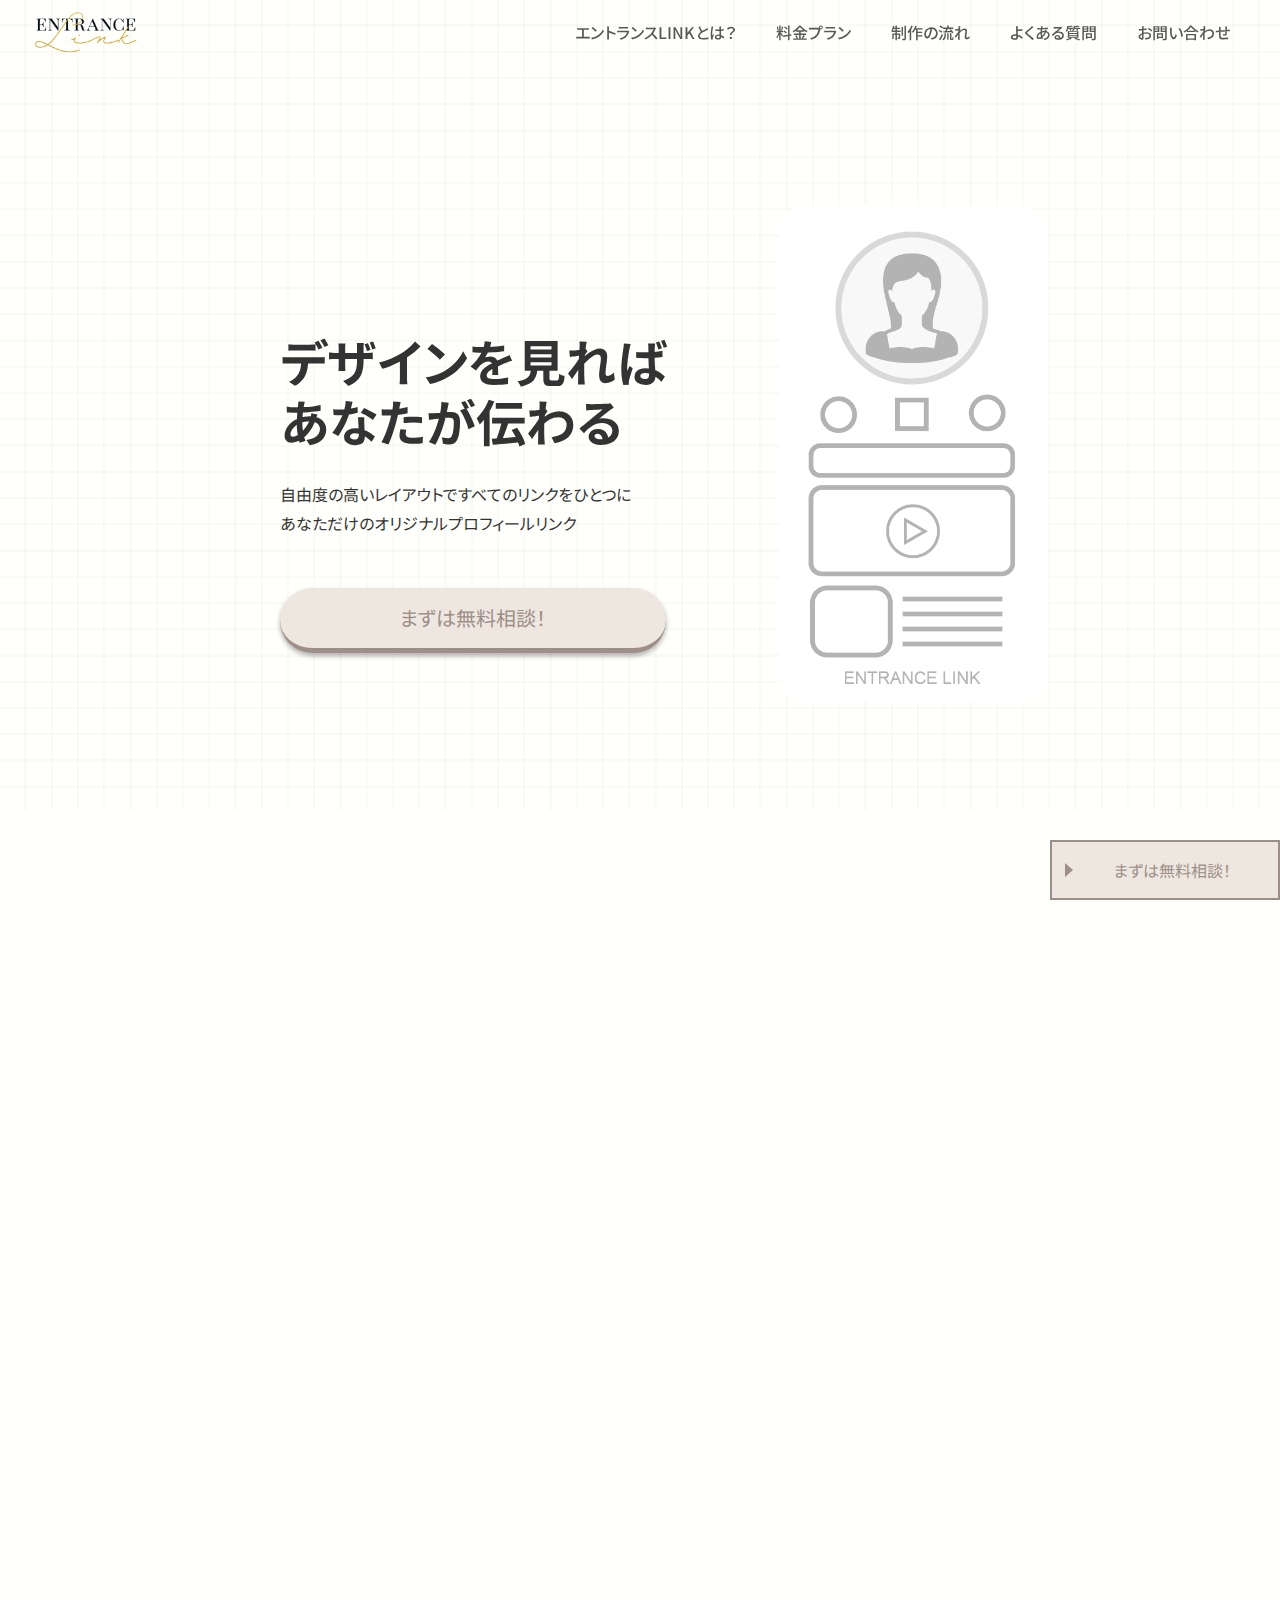
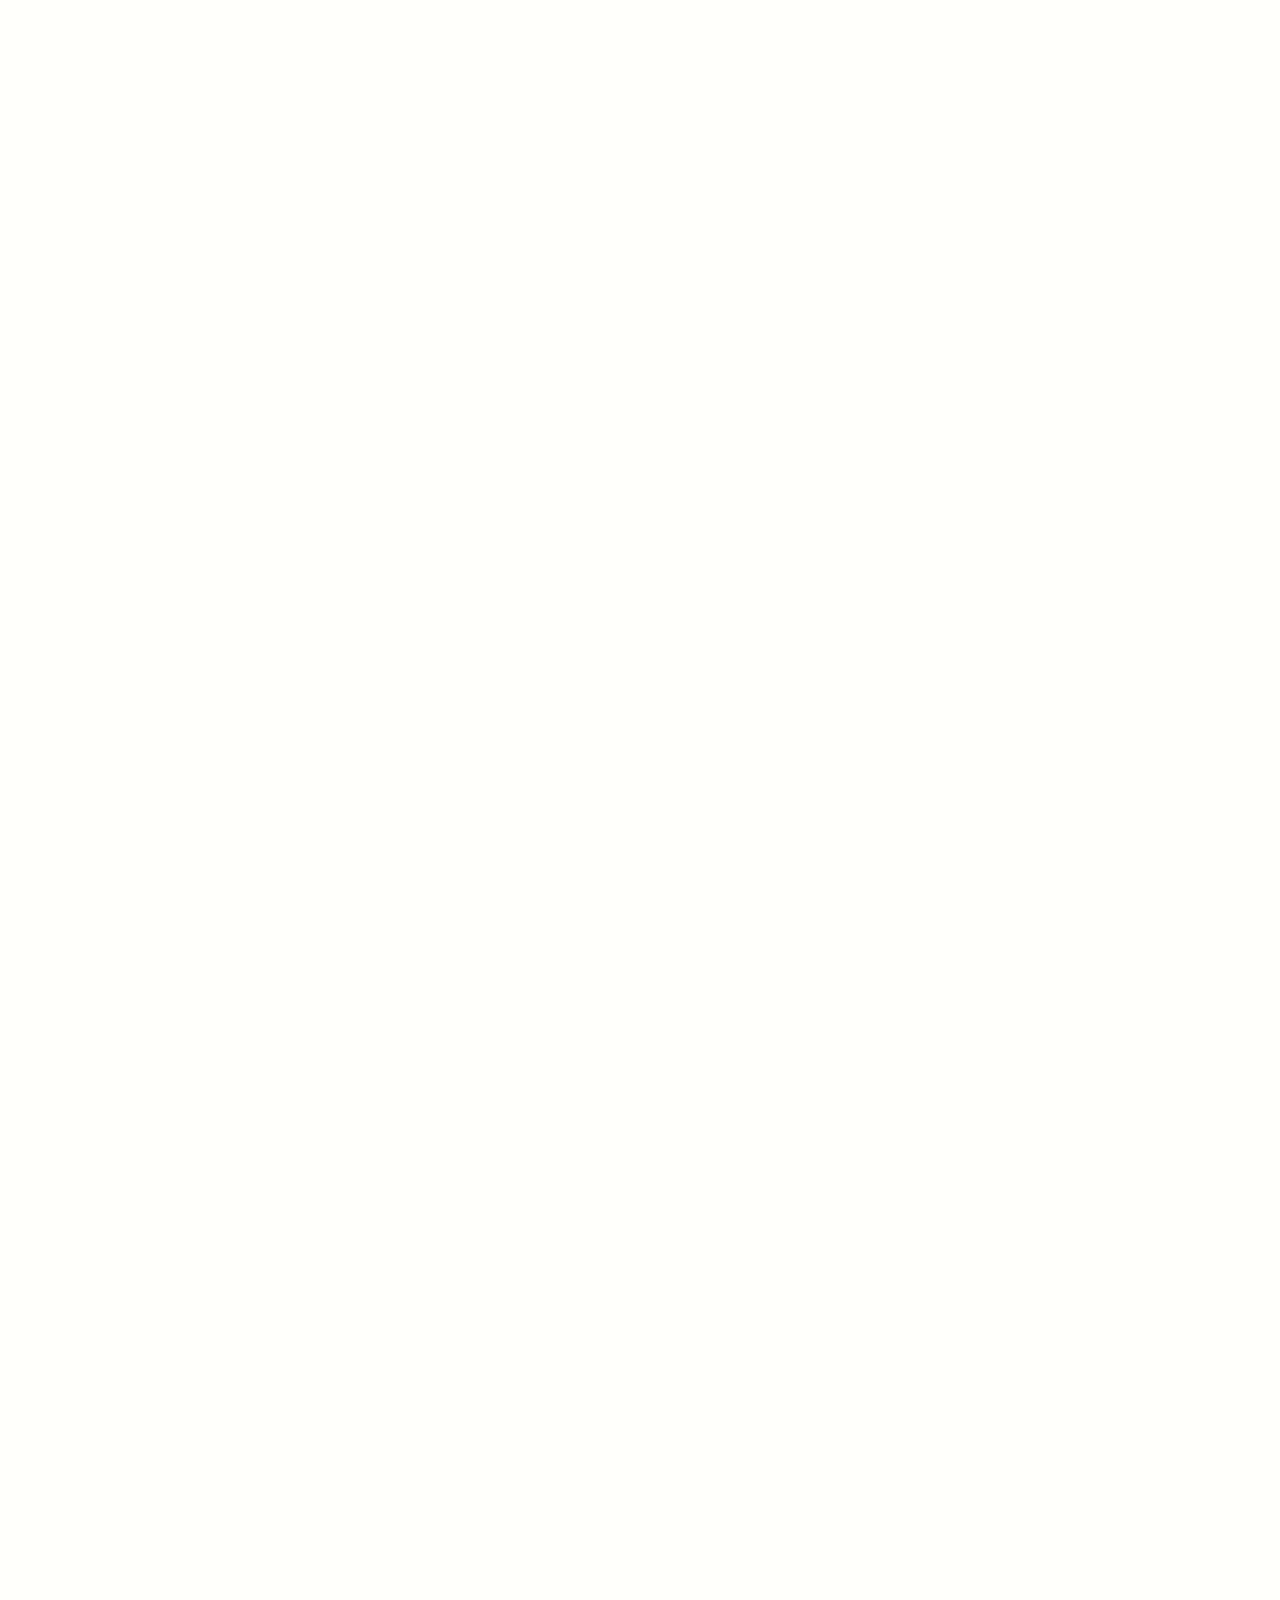
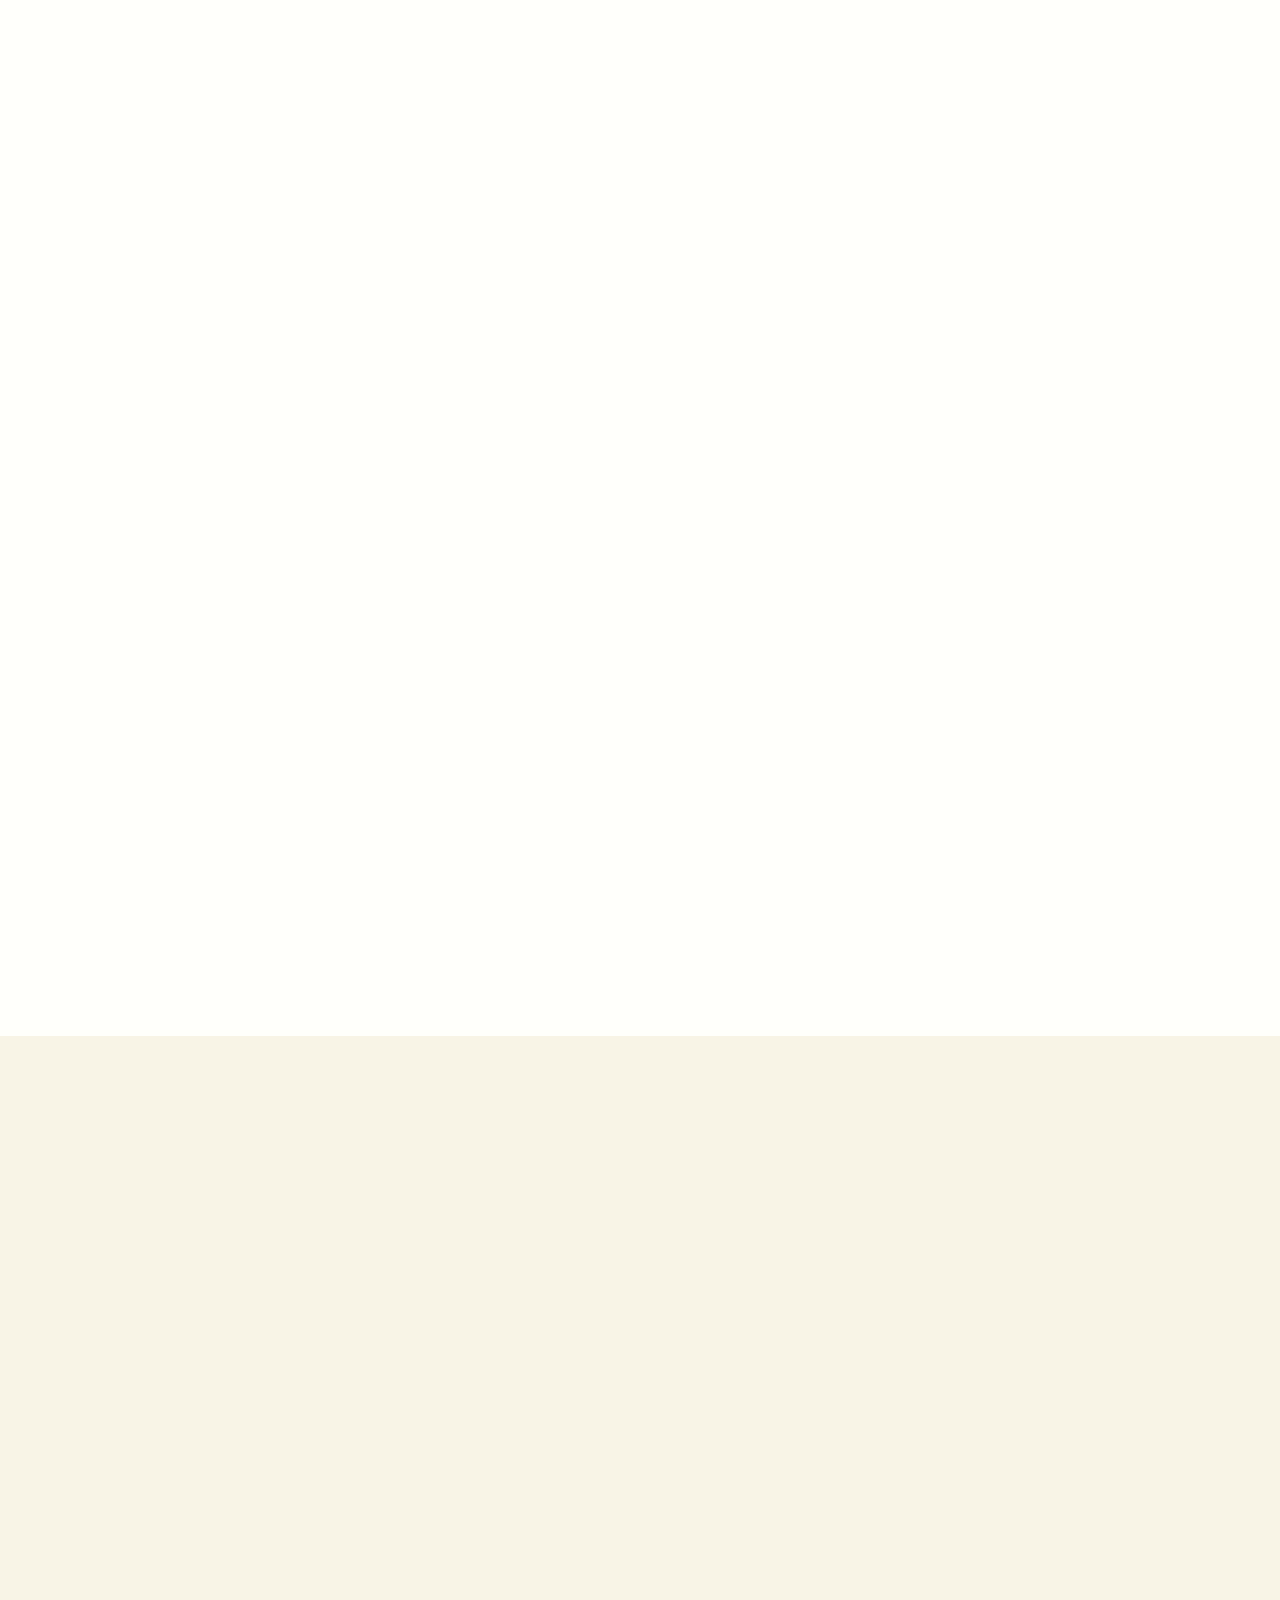
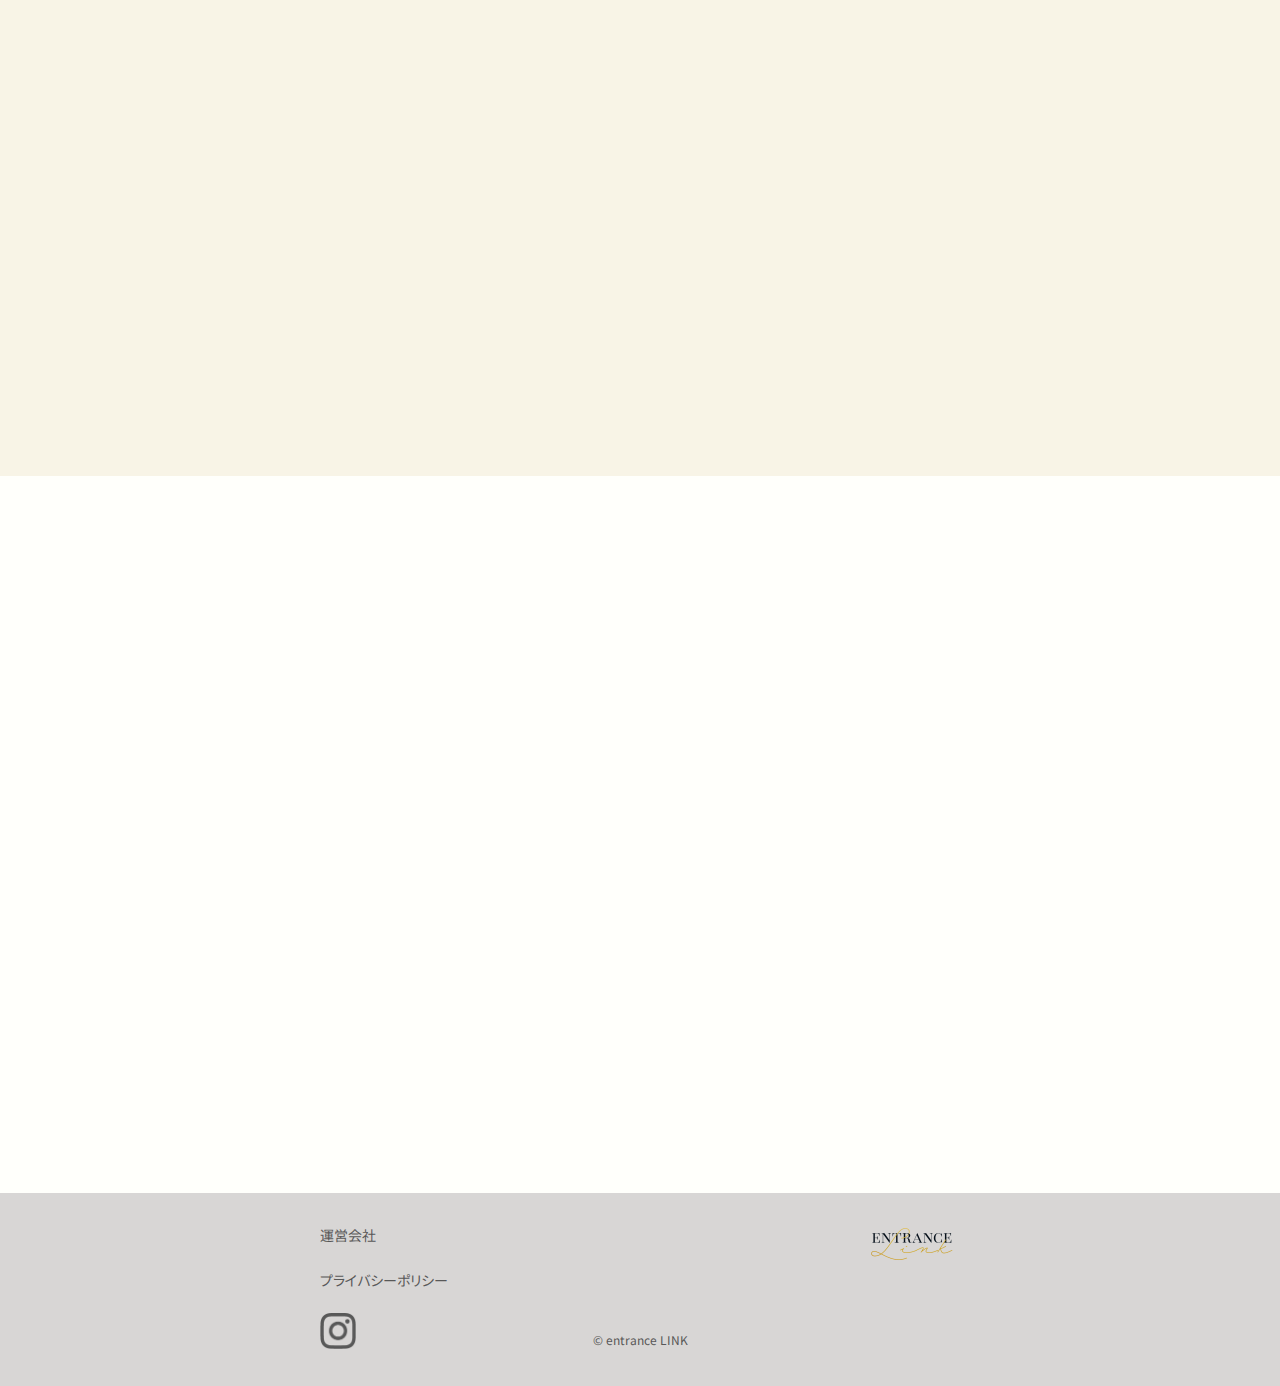
<file: index.html>
<!DOCTYPE html>
<html lang="ja">
<head>
    <meta charset="UTF-8">
    <meta http-equiv="X-UA-Compatible" content="IE=edge">
    <meta name="viewport" content="width=device-width, initial-scale=1, user-scalable=no">
    <meta name=”robots” content=”noindex , nofollow”>
    <title>Entrance Link</title>

    <!-- SEO -->
    <meta name="discription" content="エントランスLINKのホームページ">

    <!-- favicon -->
    <link rel="shortcut icon" href="images/favicon.png" type="image/x-icon">

    <!-- web font -->

    <!-- CSS -->
    <link rel="stylesheet" href="css/resset.css">
    <link rel="preconnect" href="https://fonts.googleapis.com">
    <link rel="preconnect" href="https://fonts.gstatic.com" crossorigin>
    <link href="https://fonts.googleapis.com/css2?family=Noto+Sans+JP:wght@300;400;700&display=swap" rel="stylesheet">
    <link rel="stylesheet" href="lib/slick/slick-theme.css">
    <link rel="stylesheet" href="lib/slick/slick.css">
    <link rel="stylesheet" media="screen and (max-width:479px)" href="css/style.css">
    <link rel="stylesheet" media="screen and (min-width:480px)" href="css/style2.css">
</head>
<body>
    <div class="wrap_original">
        <header>
            <div class="page-header-sp pc-non">
                <!-- hamburger(SP) -->
                <div class="hamburger pc-non">
                    <button type="button" class="btn-hamburger" aria-controls="gnav" aria-expanded="false">
                        <span class="btn-hamburger-line"></span>
                    </button>
                    <div id="gnav" class="header-nav" aria-hidden="true">
                        <nav class="global-nav">
                            <ul class="global-nav-list">
                                <li class="global-nav-item"><a class="global-nav-link" href="#about">エントランスLINKとは？</a></li>
                                <li class="global-nav-item"><a class="global-nav-link" href="#plan">料金プラン</a></li>
                                <li class="global-nav-item"><a class="global-nav-link" href="#step">制作の流れ</a></li>
                                <li class="global-nav-item"><a class="global-nav-link" href="#faq">よくある質問</a></li>
                                <li class="global-nav-item"><a class="global-nav-link" href="contact.html">お問い合わせ</a></li>
                            </ul>
                            <ul class="global-nav-list d-flex global-nav-img-link">
                                <li class="global-nav-item"><a class="global-nav-link" href="https://www.instagram.com/">
                                    <img src="images/insta_logo.png" alt="インスタロゴ" class="header-sns-logo" height="50">
                                </a></li>
                                <li class="global-nav-item"><a class="global-nav-link" href="index.html">
                                    <img src="images/logo.png" alt="エントランスリンクのロゴ" height="50" class="hamburger-in-logo">
                                </a></li>
                            </ul> <!-- /.global-nav-list -->
                        </nav> <!-- /.global-nav -->
                    </div>
                </div> 
                <div class="header-logo pc-non">
                    <a class="header-logo-link" href="index.html">
                        <img class="header-logo-img" src="images/logo.png" alt="エントランスLinkのロゴ" height="50">
                    </a>
                </div><!-- /.header-logo -->
            </div>
            <div class="page-header-pc sp-non">
                <!-- PC用のナビゲーション -->
                <nav class="g-nav sp-non">
                    <ul class="nav-list d-flex">
                        <li><a href="index.html#about">エントランスLINKとは？</a></li>
                        <li><a href="index.html#plan">料金プラン</a></li>
                        <li><a href="index.html#step">制作の流れ</a></li>
                        <li><a href="index.html#faq">よくある質問</a></li>
                        <li><a href="contact.html">お問い合わせ</a></li>
                    </ul>
                </nav>
            </div>
            <div class="top-logo d-flex sp-non">
                <a href="index.html">
                    <img src="images/logo.png" height="50" alt="エントランスリンクロゴ" class="sp-non">
                </a>
            </div>
        </header>
        <main id="main">
            <div class="bg_pattern Paper_v2"></div><!-- /.bg_pattern .Paper_v2 -->
            <div class="mv-layout">
                <div class="main-copy">
                    <h1 class="main-copy-title">デザインを見れば<br>あなたが伝わる</h1>
                    <div class="main-copy-text col">
                        <p>自由度の高いレイアウトですべてのリンクをひとつに<br>あなただけのオリジナルプロフィールリンク</p>
                    </div><!-- main-copy-text -->
                    <!-- PC用mvお問い合わせbtn -->
                    <div class="sp-non">
                        <a href="contact.html" class="contact-btn btn-color btn-radius">まずは無料相談！</a>
                    </div><!-- sp-non -->
                </div><!--main-copy-->
                <div class="mv">
                    <div class="border-changed mv-slide">
                        <img class="mv-image active" src="images/woman_link.png">
                        <img class="mv-image" src="images/magician_link.png">
                        <img class="mv-image" src="images/girl_link.png">
                        <img class="mv-image" src="images/man_link.png">
                        <img class="mv-image" src="images/chef_link.png">
                    </div><!-- border-changed -->
                </div><!-- mv -->
            </div>
            <div id="about" class="about element">
                <div class="about-item01 col wave">
                    <canvas id="waveCanvas"></canvas>
                    <div class="about-item01-text">
                        <p>プロフィールリンクはあなたのビジネスの玄関口<br>ブランディングしたオーダーメイドのページは<br>あなたの印象とマッチしており見た人の記憶に残ります<br>必要な情報まで最短でアクセスできるよう<br>ビジネスに合った導線を確保することで<br>プロフィールリンクはあなたとお客様を繋げる架け橋になるでしょう</p>
                    </div>
                    <div class="about-item01-sample about-slider">
                        <a class="sample-item slide-item" href="https://entrancel.com/a1/hitotsubo/">
                            <img src="images/sample01.png" alt="作成サンプル1">
                        </a>
                        <a class="sample-item slide-item" href="https://entrancel.com/a1/matsumoto_hiroko/">
                            <img src="images/sample02.png" alt="作成サンプル2">
                        </a>
                        <a class="sample-item slide-item" href="https://entrancel.com/a1/withcreation/">
                            <img src="images/sample03.png" alt="作成サンプル3">
                        </a>
                        <a class="sample-item slide-item" href="https://entrancel.com/a1/rietdesign/">
                            <img src="images/sample04.png" alt="作成サンプル4">
                        </a>
                        <a class="sample-item slide-item" href="https://entrancel.com/a1/kuruweb/">
                            <img src="images/sample05.png" alt="作成サンプル5">
                        </a>
                    </div>
                    <canvas id="waveCanvas2"></canvas>
                </div><!-- /about-item01 -->
                <div class="about-item02">
                    <div class="container about02-cat element">
                        <div class="title heading-primary">
                            <h1>専属デザイナーが<br>あなたらしさを表現</h1>
                        </div><!-- /.about-item02-title -->
                        <div class="fade">
                            <div class="scroll-up01">
                                <p class="comment-scroll01">自由な<br>メインビジュアル</p>
                            </div><!-- /.scroll-fade -->
                            <div class="scroll-up02">
                                <p class="comment-scroll02">経歴やプロフィール</p>
                            </div><!-- /.scroll-fade -->
                            <div class="scroll-up03">
                                <p class="comment-scroll03">複数のSNSを<br>好きなだけ、好きな順番で<br>アクセスしやすい導線を設計</p>
                            </div><!-- /.scroll-fade -->
                        </div><!-- /.fade -->
                        <div class="sp-img">
                            <img src="images/about_sp.png" alt="スマホのイラスト">
                        </div>
                    </div>
                </div><!-- /about-item02 -->
            </div><!-- /about -->
            <div id="plan" class="container element">
                <div class="title heading-primary">
                    <h1>用途にあわせた<br>３つの料金プラン</h1>
                </div><!-- title heading-primary -->
                <p class="plan-tax"><small>※価格は全て税込表示です。</small></p>
                    <div class="slider">
                        <div class="slide-item">
                            <div class="line-blue">
                                <div class="txt-box">
                                    <h2 class="item-title item-title-pc"><img class="item-icon" src="images/crown-icon.png"><span>オーダーメイド</span></h2>
                                    <p class="item-txt">担当者があなた専用のページデザインを一緒にお考えします。&emsp;ビジネスカラーを引き出せるおすすめプランです。</p>
                                </div><!-- /.txt-box -->
                                <div class="price-box">
                                    <p class="price-title price-title-pc">PRICE</p>
                                    <p class="price price-pc">&yen;50,000-</p>
                                    <div class="price-list price-list-pc">
                                        <ul>
                                            <li class="price-list-item price-list-item-pc">
                                                <p class="price-list-item-title price-list-item-title-pc">月額費用なし</p>
                                                <div class="price-list-item-maru price-list-item-maru-pc"></div>
                                            </li>
                                            <li class="price-list-item price-list-item-pc">
                                                <p class="price-list-item-title price-list-item-title-pc">サーバー不要</p>
                                                <div class="price-list-item-maru price-list-item-maru-pc"></div>
                                            </li>
                                            <li class="price-list-item price-list-item-pc">
                                                <p class="price-list-item-title price-list-item-title-pc">専属クリエイター</p>
                                                <div class="price-list-item-maru price-list-item-maru-pc"></div>
                                            </li>
                                            <li class="price-list-item price-list-item-pc">
                                                <p class="price-list-item-title price-list-item-title-pc">似合わせデザイン</p>
                                                <div class="price-list-item-maru price-list-item-maru-pc"></div>
                                            </li>
                                            <li class="price-list-item price-list-item-pc">
                                                <p class="price-list-item-title price-list-item-title-pc">QRコード</p>
                                                <div class="price-list-item-maru price-list-item-maru-pc"></div>
                                            </li>
                                        </ul>
                                    </div><!-- price-list -->
                                </div><!-- /.price-box -->
                            </div>
                        </div><!-- /.slide-item -->
                        <div class="slide-item">
                            <div class="line-purple">
                                    <div class="txt-box">
                                        <h2 class="item-title"><img class="item-icon" src="images/star-icon.png"><span>セミオーダー</span></h2>
                                        <p class="item-txt semi-txt">テンプレートをベースにメインビジュアルと色味をお選び頂けるプランです。<br><br></p>
                                    </div><!-- /.txt-box -->
                                    <div class="price-box semi-box">
                                        <p class="price-title">PRICE</p>
                                        <p class="price">&yen;20,000-</p>
                                        <div class="price-list">
                                            <ul>
                                                <li class="price-list-item">
                                                    <p class="price-list-item-title">月額費用なし</p>
                                                    <div class="price-list-item-maru"></div>
                                                </li>
                                                <li class="price-list-item">
                                                    <p class="price-list-item-title">サーバー不要</p>
                                                    <div class="price-list-item-maru"></div>
                                                </li>
                                                <li class="price-list-item">
                                                    <p class="price-list-item-title">専属クリエイター</p>
                                                    <div class="price-list-item-maru"></div>
                                                </li>
                                                <li class="price-list-item">
                                                    <p class="price-list-item-title">似合わせデザイン</p>
                                                    <div class="price-list-item-batu">
                                                        <img src="images/batu.png" alt="×アイコン">
                                                    </div>
                                                </li>
                                                <li class="price-list-item">
                                                    <p class="price-list-item-title">QRコード</p>
                                                    <div class="price-list-item-batu">
                                                        <img src="images/batu.png" alt="×アイコン">
                                                    </div>
                                                </li>
                                            </ul>
                                        </div><!-- price-list -->
                                    </div><!-- /.price-box -->
                            </div><!-- line-purple -->
                        </div><!-- /.slide-item -->
                        <div class="slide-item">
                            <div class="line-green">
                                    <div class="txt-box">
                                        <h2 class="item-title"><img class="item-icon" src="images/star-icon.png"><span>テンプレート</span></h2>
                                        <p class="item-txt">テンプレートをベースに色味だけお選び頂けるプランです。<br><br><br class="br-none-sp br-none-pc"></p>
                                    </div><!-- /.txt-box -->
                                    <div class="price-box">
                                        <p class="price-title">PRICE</p>
                                        <p class="price">&yen;9,800-</p>
                                        <div class="price-list">
                                            <ul>
                                                <li class="price-list-item">
                                                    <p class="price-list-item-title">月額費用なし</p>
                                                    <div class="price-list-item-maru"></div>
                                                </li>
                                                <li class="price-list-item">
                                                    <p class="price-list-item-title">サーバー不要</p>
                                                    <div class="price-list-item-maru"></div>
                                                </li>
                                                <li class="price-list-item">
                                                    <p class="price-list-item-title">専属クリエイター</p>
                                                    <div class="price-list-item-batu">
                                                        <img src="images/batu.png" alt="×アイコン">
                                                    </div>
                                                </li>
                                                <li class="price-list-item">
                                                    <p class="price-list-item-title">似合わせデザイン</p>
                                                    <div class="price-list-item-batu">
                                                        <img src="images/batu.png" alt="×アイコン">
                                                    </div>
                                                </li>
                                                <li class="price-list-item">
                                                    <p class="price-list-item-title">QRコード</p>
                                                    <div class="price-list-item-batu">
                                                        <img src="images/batu.png" alt="×アイコン">
                                                    </div>
                                                </li>
                                            </ul>
                                        </div><!-- price-list -->
                                    </div><!-- /.price-box -->
                            </div><!-- line-purple -->
                        </div><!-- /.slide-item -->
                    </div><!-- /.slider -->
            </div><!-- /plan -->
            <div id="step">
                <div class="container element">
                    <h1 class="title heading-primary">制作の流れ</h1>
                    <!--STEPの矢印全体-->
                    <div class="step-area">
                        <div class="head-area">
                            <div class="step-arrow01">
                                <h1 class="step-num01">STEP1</h1>
                            </div><!-- step-arrow -->
                            <div class="step-arrow02">
                                <h1 class="step-num02">STEP2</h1>
                            </div><!-- step-arrow -->
                            <div class="step-arrow03">
                                <h1 class="step-num03">STEP3</h1>
                            </div><!-- step-arrow -->
                            <div class="triangle"></div>
                        </div><!-- head-area -->
                        <div class="text-area">
                            <div class="text-box1">
                                <h2 class="step-txt-title">お問い合わせ</h2>
                                <p>お問い合わせフォーム、又はエントランスLINK公式LINEをお友達追加して頂き、ご不明点やご要望をお聞かせ下さい。&emsp;担当者より折り返しご連絡致します。</p>
                                <!-----Lineのボタン----->
                                <div class="Contact_button">
                                    <a href="contact.html">
                                        <span class="btn btn--color btn--icon">お問い合わせ</span>
                                    </a>
                                </div>
                            </div><!-- /text-box1 -->
                            <div class="text-box2">
                                <h2 class="step-txt-title">ミーティング</h2>
                                <p>ミーティングで担当者があなたの希望を伺います。イメージを膨らませ、ご自身のブランディングに合った文章とデザインを考えましょう。
                                </p>
                            </div><!-- /text-box2 -->
                            <div class="text-box3">
                                <h2 class="step-txt-title">完成</h2>
                                <p>専属デザイナーが作成した完成物を確認して頂きます。URLリンクと、「納品後の注意と利用マニュアル」をお渡しします。</p>
                            </div><!-- /text-box3 -->
                        </div><!-- text-area -->
                    </div><!-- /.step-area -->
                </div>
            </div><!-- /step -->
            <div id="faq">
                <div class="faqgroup container element">
                    <div class="title heading-primary">
                        <h1>よくある質問</h1>
                    </div><!-- title heading-primary -->
                        <ul class="accordion-area">
                        <li>
                            <section>
                                <div class="faq-title">ホームページとの違いは？</div>
                                <div class="box">
                                    <p>ホームページはたしかにブランディングされたものでしょう。
                                    <br class="none320">
                                    しかし、「流入経路」を&quot;Googleなどからの訪問と仮定して作成されたホームページ&quot;の場合、SNSからのお客様にとってはふさわしくない導線となってしまう場合も多いのです。
                                    <br>
                                    即知りたいことに直接アクセスできるように、導線を設計できるのがエントランスLINKの大きな特徴です。 </p>
                                </div>
                            </section>
                        </li>
                            <li>
                                <section>
                                    <div class="faq-title">無料類似サービスでよくない？</div>
                                    <div class="box">
                                        <p>一般的なプロフィールリンクのサービスと大きく違う部分は、「それぞれのビジネスに合った導線を確保」できること。
                                        <br>
                                        プロフィールリンクのサービスに合わせて作るのではなく、あなたのビジネスに合わせたリンクを作るのがエントランスLINKです。
                                        </p>
                                    </div>
                                </section>
                            </li>
                            <li>
                                <section>
                                    <div class="faq-title">プランの違いは？</div>
                                    <div class="box">
                                        <p>似合わせデザインを専属クリエイターが提案するのは、オーダーメイドプランだけです。
                                        <br>
                                        テンプレートプランは色味、セミオーダープランは色味とメインビジュアルを変えられますが、ビジネスカラーを最大限引き出したい方にはオーダーメイドプランがおすすめです。
                                    </div>
                                </section>
                            </li>
                            <li>
                                <section>
                                    <div class="faq-title">アフターサービスは？</div>
                                    <div class="box">
                                        <p>作成後、再編集希望箇所があれば追加料金5,000円で編集致します。
                                    </div>
                                </section>
                            </li>
                        </ul>
                </div>
            </div><!-- /faq -->
        </main>
        <footer>
            <div class="d-flex footer-contents">
                <ul class="link">
                    <!--運営会社-->
                    <li class="company"><a href="https://kuru.design/" target="_blank">運営会社</a></li>
                    <!--プライバシーポリシー-->
                    <li class="policy"><a href="https://kuru.design/privacypolicy/" target="_blank">プライバシーポリシー</a></li>
                    <!--Instagram-->
                    <li class="instagram"><a href="https://www.instagram.com/" target="_blank"><img src="images/insta_logo.png" alt="インスタグラムのロゴ"></a></li>
                </ul>
                <ul class="site_top">
                    <!--サイトトップへ戻る-->
                    <li><a href="#"><img src="images/logo.png" height="40">
                    </a></li>
                </ul>
            </div>
            <!--コピーライト-->
            <p class="copyright">&copy; entrance LINK</p>
        </footer><!-- /footer -->
    </div><!-- wrap_original -->
    <div class="fixed-btn-sp pc-non">
        <a href="contact.html" class="fixed-btn01">まずは無料相談！</a>
    </div>
    <div class="fixed-btn-pc sp-non">
        <a href="contact.html" class="fixed-btn01">まずは無料相談！</a>
    </div>


    <script src="js/jquery-3.6.0.min.js"></script>
    <script src="lib/slick/slick.min.js"></script>
    <script src="js/common.js"></script>

</body>
</html>
</file>
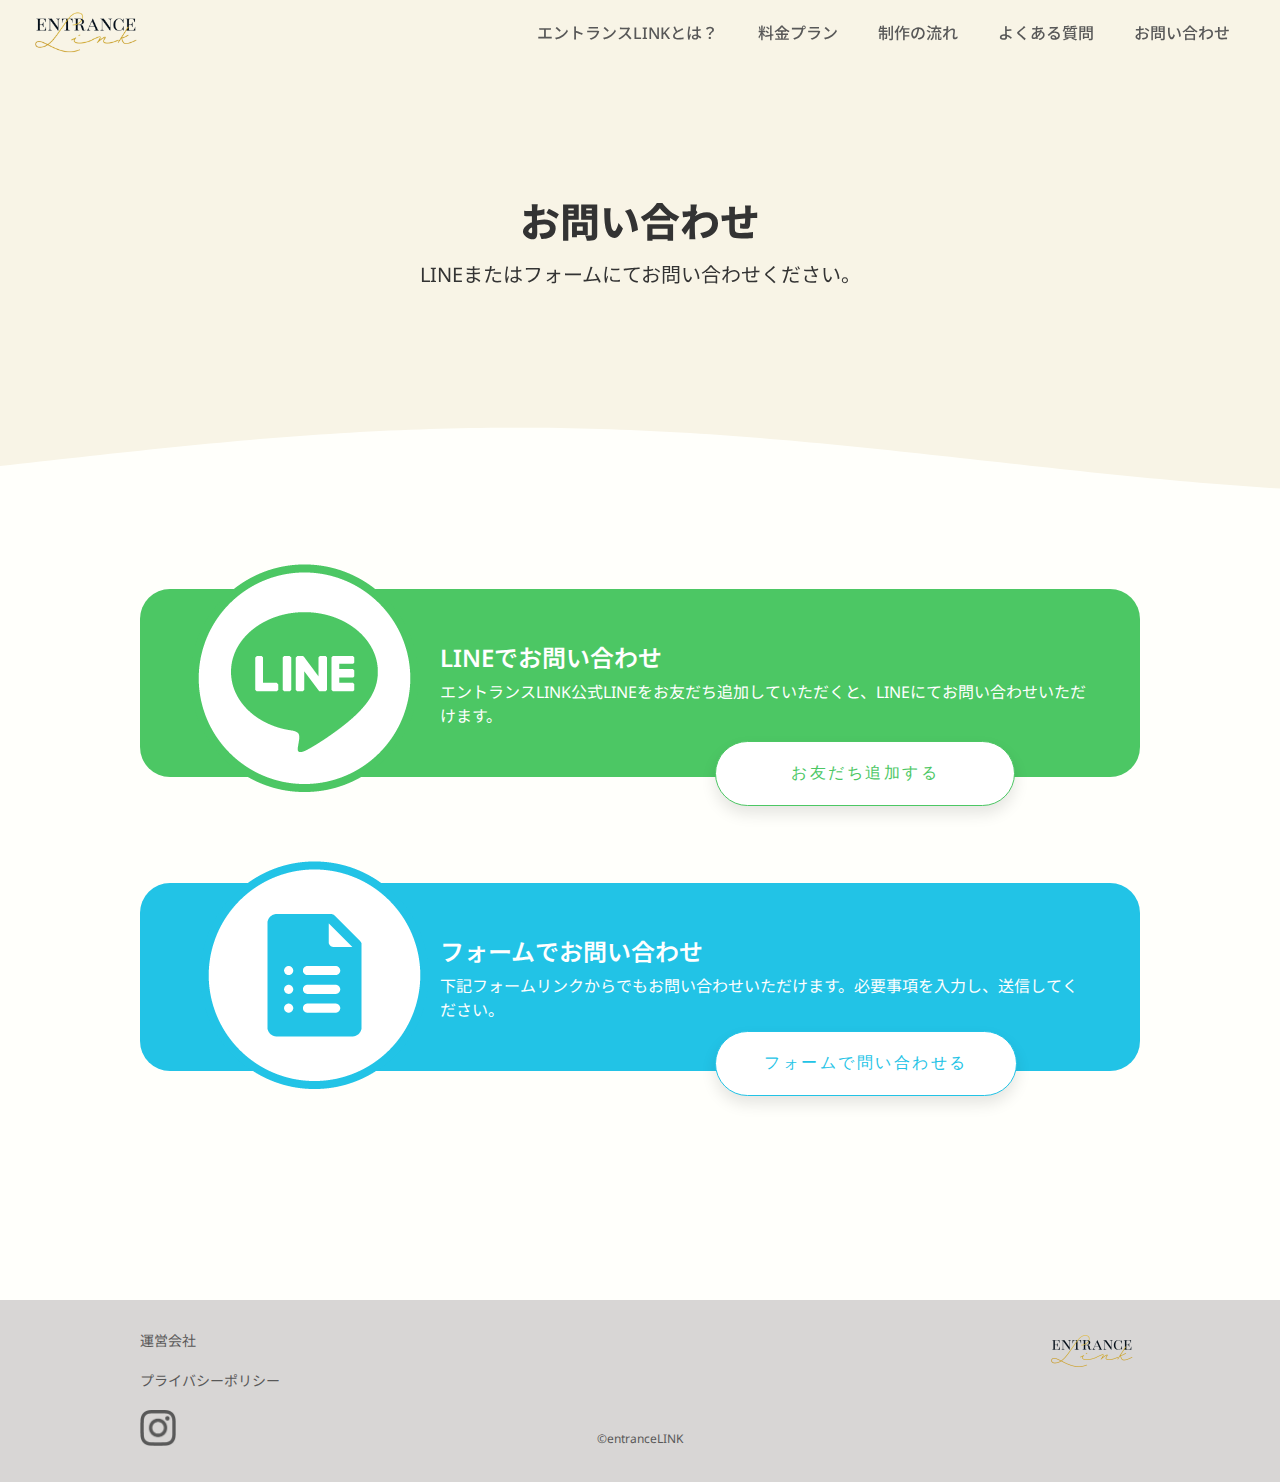
<file: contact.html>
<!DOCTYPE html>
<html lang="ja">
<head>
    <meta charset="UTF-8">
    <meta name="viewport" content="width=device-width, initial-scale=1.0">
    <title>お問い合わせ</title>
    <!-- favicon -->
    <link rel="shortcut icon" href="images/favicon.png" type="image/x-icon">
    <!-- font-family -->
    <link rel="preconnect" href="https://fonts.googleapis.com">
    <link rel="preconnect" href="https://fonts.gstatic.com" crossorigin>
    <link href="https://fonts.googleapis.com/css2?family=Noto+Sans+JP:wght@300;400;500&family=Noto+Sans:wght@200;300&display=swap" rel="stylesheet">
    <!-- css -->
    <link rel="stylesheet" href="css/resset.css">
    <link rel="stylesheet" href="css/contact.css" media="(min-width: 480px)">
    <link rel="stylesheet" href="css/contact_sp.css" media="(max-width: 479px)">
</head>
<body>
    <header>
        <div class="page-header">
            <nav class="g-nav">
                <ul class="nav-list d-flex">
                    <li><a href="index.html#about">エントランスLINKとは？</a></li>
                    <li><a href="index.html#plan">料金プラン</a></li>
                    <li><a href="index.html#step">制作の流れ</a></li>
                    <li><a href="index.html#faq">よくある質問</a></li>
                    <li><a href="#">お問い合わせ</a></li>
                </ul>
            </nav>
             <!-- hamburger -->
            <div class="hamburger">
                <button type="button" class="btn-hamburger" aria-controls="gnav" aria-expanded="false">
                <span class="btn-hamburger-line"></span>
                </button>
                <div id="gnav" class="header-nav" aria-hidden="true">
                    <nav class="global-nav">
                        <ul class="global-nav-list">
                            <li class="global-nav-item"><a class="global-nav-link" href="index.html#about">エントランスLINKとは？</a></li>
                            <li class="global-nav-item"><a class="global-nav-link" href="index.html#plan">料金プラン</a></li>
                            <li class="global-nav-item"><a class="global-nav-link" href="index.html#step">制作の流れ</a></li>
                            <li class="global-nav-item"><a class="global-nav-link" href="index.html#faq">よくある質問</a></li>
                            <li class="global-nav-item"><a class="global-nav-link" href="#">お問い合わせ</a></li>
                        </ul>
                        <ul class="global-nav-list d-flex global-nav-img-link">
                            <li class="global-nav-item"><a class="global-nav-link" href="https://instagram.com/entrance_link?igshid=YmMyMTA2M2Y=">
                                <img src="images/insta_logo.png" alt="インスタロゴ" class="header-sns-logo" height="50">
                            </a></li>
                            <li class="global-nav-item"><a class="global-nav-link" href="index.html">
                                <img src="images/logo.png" alt="エントランスリンクのロゴ" height="50" class="hamburger-in-logo">
                            </a></li>
                        </ul><!-- /.global-nav-list -->
                    </nav><!-- /.global-nav -->
                </div>
            </div> 
        </div>
    </header><!-- /header -->
    <main>
        <div class="ttl">
            <div class="top-logo d-flex">
                <a href="index.html">
                    <img src="images/logo.png" height="50" alt="エントランスリンクロゴ">
                </a>
            </div>
            <div class="wave">
                <canvas id="waveCanvas"></canvas>
            </div>
            <div class="main-ttl container">
                <h1 class="contact-ttl">お問い合わせ</h1>
                <p class="contact-txt">LINEまたはフォームにてお問い合わせください。</p>
            </div>
        </div>
        <div class="contact-section">
            <div class="line container">
                <div class="line-logo">
                    <img src="images/LINE_logo.png" alt="LINEのロゴ" class="logo_pc">
                    <img src="images/LINE_logo2.png" alt="LINEのロゴ" class="logo_sp">
                </div>
                 <div class="line-txt">
                    <h1>LINEでお問い合わせ</h1>
                    <p>エントランスLINK公式LINEをお友だち追加していただくと、LINEにてお問い合わせいただけます。</p>
                </div>
                <div class="btn d-flex">
                    <button onclick="location.href='https:\/\/line.me/R/ti/p/@753wlvex'" class="line-btn">お友だち追加する</button>
                </div>
            </div>
            <div class="form container">
                <div class="form-logo">
                    <img src="images/form_logo.png" alt="Googleformのロゴ">
                </div>
                <div class="form-txt">
                    <h1>フォームでお問い合わせ</h1>
                    <p>下記フォームリンクからでもお問い合わせいただけます。必要事項を入力し、送信してください。</p>
                </div>
                <div class="btn d-flex">
                    <button  onclick=location.href='https:\/\/www.google.com/intl/ja_jp/forms/about/' class="form-btn">フォームで問い合わせる</button>
                </div>
            </div>
        </div>
    </main><!-- /main -->
    <!-- 堀さん作成 -->
    <footer>
        <div class="container">
            <div class="d-flex footer-contents">
                <ul class="link">
                    <!--運営会社-->
                    <li class="company"><a href="https://kuru.design/">運営会社</a></li>
                    <!--プライバシーポリシー-->
                    <li class="policy"><a href="https://kuru.design/privacypolicy/">プライバシーポリシー</a></li>
                    <!--Instagram-->
                    <li class="instagram"><a href="https://instagram.com/entrance_link?igshid=YmMyMTA2M2Y=">
                        <img src="images/insta_logo.png" alt="insta_icon_SP"></a></li>
                </ul>
                <ul class="site_top">
                    <!--サイトトップへ戻る-->
                    <li><a href="#"><img src="images/logo.png" height="40"></a></li>
                </ul>
            </div>
            <!--コピーライト-->
        </div>
        <p class="copyright">&copy;entranceLINK</p>
    </footer><!-- /footer -->

<!-- aタグを囲んでたpタグを消しました -->
<!-- スペルミス（copylightからcopyright）に変更しました -->
<!-- footerのクラスのwwrapperを消してクラス名”container”を与えたdivで要素を囲みました -->
<!-- エントランスリンクのロゴの大きさをhtmlで指定しています。 -->

    <script src="js/jquery-3.6.0.min.js"></script>
    <script src="js/contact.js"></script>
</body>
</html>
</file>
<file: css/resset.css>
@charset "utf-8";
​
html, body, div, span, object, iframe,
h1, h2, h3, h4, h5, h6, p, blockquote, pre,
abbr, address, cite, code,
del, dfn, em, img, ins, kbd, q, samp,
small, strong, sub, sup, var,
b, i,
dl, dt, dd, ol, ul, li,
fieldset, form, label, legend,
table, caption, tbody, tfoot, thead, tr, th, td,
article, aside, canvas, details, figcaption, figure, 
footer, header, hgroup, menu, nav, section, summary,
time, mark, audio, video {
  margin:0;
  padding:0;
  border:0;
  outline:0;
  font-size:100%;
  font-weight: inherit;
  font-style: normal;
  vertical-align:baseline;
  background:transparent;
}
​
body,main,article,aside,details,figcaption,figure,
footer,header,hgroup,menu,nav,section {
  display:block;
}
​
ul,ol {
  list-style:none;
}
​
a {
  margin:0;
  padding:0;
  font-size:100%;
  vertical-align:baseline;
  background:transparent;
}
​
img {
  border-style: none;
}
​
table {
  border-collapse:collapse;
  border-spacing:0;
}
​
input, select,textarea {
  vertical-align:middle;
}
​
input,
select,
textarea {
  vertical-align: middle;
}
​
button {
  -webkit-appearance: none;
  -moz-appearance: none;
  appearance: none;
  margin: 0;
  padding: 0;
  background: none;
  border: none;
  color: inherit;
  font-size: 100%;
  font-family: inherit;
  outline: none;
  cursor: pointer;
}
a{
  text-decoration: none;
  color: #000;
}
</file>
<file: css/style.css>
@charset "UTF-8";

/*---------------------------------------------------------------
typo
-------------------------------------------------------------------*/
/* html {
  height: 100%;
} */

body {
  background-color: #fffffb;
  color: #333333;
  font-family: 'Noto Sans JP', sans-serif;
  line-height: 1.8;
  font-feature-settings: "palt";
  padding: 0;
  margin: 0;
}

.wrap_original {
  overflow: hidden;
}

a {
  color: #333333;
  text-decoration: none;
  transition: 0.3s;
}

a:link{
  text-decoration: none;
}
a:visited{
  text-decoration: none;
}
a:hover{
  text-decoration: none;
}
a:active{
  text-decoration: none;
}

img {
  vertical-align: bottom;
  max-width: 100%;
}

ul {
  list-style: none;
}

.col {
  margin: 0 auto;
}

/* ----------------------------------------------------------------
utility
-------------------------------------------------------------- */
.sp-non {
  display: none;
}

.d-flex {
  display: flex;
}


/*------------------------------------------------------
.c-heading-primary 各項目見出し線
----------------------------------------------------------- */
.heading-primary::before {
  position: absolute;
  top: -30px;
  left: 50%;
  width: 56px;
  height: 4px;
  background-color: #cccccc;
  border-radius: 5px;
  transform: translateX(-50%);
  content: "";
}

/* ----------------------------------------------------------------
layout ここから
-------------------------------------------------------------------*/

.element {
  /* 最初は非表示 */
  opacity: 0;
  visibility: hidden;
  transform: translateY(30px);
  transition: opacity 1s, visibility 1s, transform 1s;
}
/* フェードイン時に入るクラス */
.is-fadein {
  opacity: 1;
  visibility: visible;
  transform: translateX(0);
}

/* header----------------------------------------------------------- */

.header-logo {
  position: absolute;
  top: 0px;
  left: 50%;
  transform: translateX(-50%);
  padding: 10px 0;
  line-height: 1;
  margin: 0 auto;
  text-align: center;
  z-index: 100;
}

.header-logo-link {
  display: block;
}

/*--------------------------------------------------------------------
hamburger
--------------------*/
.hamburger {
  position: fixed;
  z-index: 99999;
}

/* 井上さん作成部（ハンバーガーメニュー） -----------------------------------
---------------------------------------------*/
@media screen and (max-width: 767px) {
  .header-nav {
    position: fixed;
    top: 0px;
    left: 0px;
    display: none;
    width: 100%;
    height: 100%;
    padding: 64px 24px;
    background-color: #d8d6d5;
    text-align: center;
    overflow-y: auto;
  }
}

.btn-hamburger {
  position: fixed;
  z-index: 10000;
  top: 6px;
  left: 6px;
  display: flex;
  flex-direction: column;
  justify-content: space-between;
  align-items: center;
  width: 60px;
  height: 60px;
  padding: 22px 18px;
  background-color:#d8d6d5;
  border-radius: 50%;
  border: 0;
  cursor: pointer;
  color: #d8d6d5;
}

.btn-hamburger-line {
  position: relative;
  top: 8px;
  width: 24px;
  height: 2px;
  background-color:#ffffff;
}

.btn-hamburger-line::before,
.btn-hamburger-line::after {
position: absolute;
display: block;
width: 24px;
height: 2px;
background-color: #ffffff;
transition: 0.3s;
content: "";
}

.btn-hamburger-line::before {
  top: -8px;
}

.btn-hamburger-line::after {
  bottom: -8px;
}

.btn-hamburger[aria-expanded=true] .btn-hamburger-line {
  background: transparent;
}

.btn-hamburger[aria-expanded=true] .btn-hamburger-line::before {
  top: 0;
  transform: rotate(45deg);
}

.btn-hamburger[aria-expanded=true] .btn-hamburger-line::after {
  bottom: 0;
  transform: rotate(-45deg);
}

.global-nav-item {
  text-transform: capitalize;
  text-align: left;
  font-size: 18px;
}
.global-nav-list {
  margin-bottom: 20px;
}

@media screen and (max-width: 479px) {
  .global-nav-link {
    display: block;
    width: 100%;
    padding: 20px;
  }
}

.global-nav-link:hover {
  text-decoration: none;
}

.global-nav-img-link {
  justify-content: space-between;
}

.hamburger-in-logo {
  margin-right: 95px;
}

.header-sns-logo {
  display: block;
  text-align: left;
} 

/*---------------------------------------------------------
big-bg ho-gan  方眼背景
-------------------------------------------------------------------*/
.bg_pattern {
  position: absolute;
  top: 0;
  left: 0;
  width: 100vw;
  height: 70vh;
  background-color: #fffffb;
  z-index: -1;
}

.Paper_v2 {
  background-image:
    repeating-linear-gradient(to bottom,
      transparent 25px,
      rgba(0, 0, 0, 0.04) 26px,  rgba(0, 0, 0, 0.04) 26px,
      transparent 27px,  transparent 51px, 
      rgba(0, 0, 0, 0.04) 52px,  rgba(0, 0, 0, 0.04) 52px,
      transparent 53px,  transparent 77px, 
      rgba(0, 0, 0, 0.04) 78px,  rgba(0, 0, 0, 0.04) 78px,
      transparent 79px,  transparent 103px, 
      rgba(0, 0, 0, 0.04) 104px,  rgba(0, 0, 0, 0.04) 104px,
      transparent 105px,  transparent 129px, 
      rgba(0, 0, 0, 0.04) 130px,  rgba(0, 0, 0, 0.04) 130px),

    repeating-linear-gradient(to right,
      transparent 25px,
      rgba(0, 0, 0, 0.04) 26px,  rgba(0, 0, 0, 0.04) 26px,
      transparent 27px,  transparent 51px, 
      rgba(0, 0, 0, 0.04) 52px,  rgba(0, 0, 0, 0.04) 52px,
      transparent 53px,  transparent 77px, 
      rgba(0, 0, 0, 0.04) 78px,  rgba(0, 0, 0, 0.04) 78px,
      transparent 79px,  transparent 103px, 
      rgba(0, 0, 0, 0.04) 104px,  rgba(0, 0, 0, 0.04) 104px,
      transparent 105px,  transparent 129px, 
      rgba(0, 0, 0, 0.04) 130px,  rgba(0, 0, 0, 0.04) 130px);
}

/* --------------------------------------------------------------------
  main
------------------------------------------------------------------------*/
.main-copy {
  margin: 0 auto;
  margin: 160px 0 30px 0;
}

.main-copy-title {
  font-size: 34px;
  font-weight: 700;
  text-align: center;
  line-height: 1.2em;
}

.main-copy-text {
  text-align: center;
  margin-top: 20px;
}

/* mv イラストアニメーション --------------------------------------------*/

.mv {
  border-radius: 35px;
  height: 570px;
  width: 335px;
  margin: 0 auto;
}

.mv-slide {
  position: relative;
  top: 35px;
  width:  80%; /* 画像の横幅に合わせて記述 */
  height: 80%; /* 画像の高さに合わせて記述 */
  margin: 0 auto;
}

.mv-image {
  position: absolute;
  top: 0;
  left:0;
  z-index: 8;
  opacity: 0.0;
}

.active {
  z-index: 10;
  opacity: 1.0;
}

.last-active {
   z-index: 9;
}


.mv-animation {
  animation: bgchange 18s ease infinite;
}

@keyframes bgchange{
  0%   {background:#fad26a;}/*変化させたい色*/
  25%  {background:#95859c;}/*変化させたい色*/
  50%  {background:#f7b977;}/*変化させたい色*/
  75%  {background:#cc6f58;}/*変化させたい色*/
  90%  {background:#2ebea5;}/*変化させたい色*/
  100%   {background:#fad26a;}/*変化させたい色*/
}

/* 320px mv幅調整 ------------------------------ */

@media screen and (max-width:320px) {
  .mv {
    height: 530px;
    width: 305px;
  }
}

/* --------------------------------------------------------------------
  about
----------------------------------------------------------------------- */


/* 波アニメーション --------------------------------------------------- */
.wave{
  position:relative;
  height:700px;
  background:#f6fbf6;/*背景を塗りつぶして重ねた波を表現したい場合は、波を描画する親要素に波と同じ背景色を設定しましょう。*/
}

canvas{
  position: absolute;
  bottom: 0;
  left:0;
  width: 100%;
  z-index: 1;
}

#waveCanvas {
  position: absolute;
  top: -140px;
}

#waveCanvas2 {
  position: absolute;
  top: 500px;
}   
/*波アニメーション終 */

.about {
  margin-top: 150px;
}

.about-item01-text {
  text-align: left;
  margin: 0 30px;
  font-size: 14px;
  position: relative;
  z-index: 10;
}

/* サンプルスライド-------------------------------------------- */
.about-item01-sample {
  margin-top: 50px;
  margin-bottom: 50px;
  position: relative;
  top: 20px;
  z-index: 10;
}

.sample-item img {
  display: block;
  border-radius: 15px;
  max-height: 610px;
}

.sample-item {
  margin: 0 1em;
}

.about-slider {
  margin: 30px auto;
  max-width: 500px;
  width: 100%;
}

.about-slide-item {
  display: flex;
  flex-direction: column;
  justify-content: center;
  align-items: center;
  width: 100%;
  margin-bottom: 30px;
}

.slick-dots {
  position: relative;
  top: 4px;
}


/* about2 SP図と吹き出しアニメーション --------------------------------------------*/
.title {
  font-size: 28px;
  font-weight: 600;
  line-height: 1.5em;
}

.about-item02 {
  background-color: #f8f4e6;
  padding: 50px 0;
  position: relative;
  margin-top: 240px;

}

.about-item02 .title {
  position: relative;
  margin: 30px auto 0;
  text-align: center;
}

.sp-img {
  width: 70%;
  margin-top: 50px;
  margin: 50px auto;
  /* min-width: 310px; */
}

/* 吹き出しアニメーション------------------------------------------------------- */
.fade {
  margin: 10px;
}

.scroll-up01, .scroll-up02, .scroll-up03{
  opacity: 0;
}

.scroll-up02 {
  animation-delay:1s
}

.scroll-up03 {
  animation-delay:2s
}

.fadeUp {
  animation-name: fadeUpAnime;
  animation-duration:4s;
  animation-fill-mode:forwards;
  opacity: 0;
  position: relative;
  z-index: 200;
}

@keyframes fadeUpAnime{
  from {
      opacity: 0;
      transform: translateY(100px);
  }
  to {
      opacity: 1;
      transform: translateY(0);
  }
}

.comment-scroll01, .comment-scroll02, .comment-scroll03 {
  border-radius: 20px;
  background-color: #fff;
  text-align: left;
  padding: 30px;
  display: inline-block;
  position: absolute;
  z-index: 100;
}

.comment-scroll01 {
  top: 6em;
  left: 0.5em;
}

.comment-scroll02 {
  top: 20em;
   right: 0.5em;
}

.comment-scroll03 {
  top: 31em;
  left: 0.5em;
}

/* -------------------------------------------------------------
  plan
---------------------------------------------------*/
#plan {
  margin-top: 100px;
  position: relative;
  /* top: 200px; */
}

#plan .title {
  margin: 30px auto 0;
  text-align: center;
  line-height: 1.5em;
}

.plan-tax {
  font-size: 12px;
  text-align: center;
  padding-top: 5px;
}

.slider {
  margin: 30px auto 0;
  max-width: 500px;
  width: 100%;
}

.slide-item {
  display: flex;
  flex-direction: column;
  justify-content: center;
  align-items: center;
  width: 100%;
  margin-bottom: 10px;
  margin-left: 4px;
  margin-right: 4px;
}
 
.txt-box {
  margin-bottom: 20px;
}

.item-icon {
  font-size: 30px;
  font-size: 3rem;
  line-height: 60px;
  position: absolute;
  z-index: 1;
  top: -46px;
  left: calc(50% - 22px);
  width: 44px;
  text-align: center;
  padding-bottom: 10px;
}

.item-title {
  display: block;
  font-size: 30px;
  font-weight: 600;
  line-height: 2.5;
}

.item-title span {
  position: relative;
  z-index: 1;
}

.txt-box, .price-box {
  position: relative;
  z-index: 1;
}

.item-txt {
  font-size: 14px;
  line-height: 1.5em;
}

.price-list ul {
  padding-left: 0;
}

.price-title:after {
  border-top: 2px solid #cccccc;
  content: "";
  width: 80%; 
}

.price-title:after {
  margin-left: 10px; 
}

.price-title {
  color: #cccccc;
  font-weight: bold;
  text-align: left;
  display: flex;
  align-items: center;
  justify-content: space-between;
  margin-bottom: 10px;
  }

.price {
  font-weight: bold;
  font-size: 40px;
}

.price-list {
  border: solid 2px #cccccc;
  border-radius: 15px;
  box-sizing: border-box;
  margin-top: 20px;
}

.price-list-item {
  border-bottom: solid 2px #cccccc;
  display: flex;
  justify-content: space-between;
  padding: 10px 0;
}

.price-list-item:last-child {
  border-bottom: none;
}

.price-list-item-title {
  font-size: 15px;
  text-align: center;
  padding-top: 4px;
  margin-left: 15px;
}

.price-list-item-maru {
  display: inline-block;
  width: 26px;
  height: 26px;
  text-align:center;
  line-height: 20px;
  border-radius: 50%;
  border: solid 5px #a3bacd;
  margin-right: 15px;
}

.price-list-item-batu {
  width: 30px;
  margin-right: 18px;
  padding: 2px 0;
}

/* order-made plan --------------------------------------------*/
.line-blue {
  position: relative;
  padding: 1.5rem;
  text-align: center;
  border: 8px solid #87afc5;
  background: #fff;
  margin-top: 50px;
  border-radius: 22px;
  min-height: 590px;
}
  
.line-blue:before,
.line-blue:after {
  position: absolute;
  content: '';
}
  
.line-blue:before {
  top: -40px;
  left: calc(50% - 48px);
  width: 80px;
  height: 90px;
  border: 8px solid #87afc5;
  border-radius: 50%;
  background: #fff;
}
  
.line-blue:after {
  top: 0;
  left: 0;
  width: 100%;
  height: 100%;
  background: #fff;
  border-radius: 15px;
}

/* semi-order plan  ---------------------------------------------- */
.line-purple {
  position: relative;
  padding: 1.5rem;
  text-align: center;
  border: 8px solid #706caa;
  background: #fff;
  margin-top: 50px;
  border-radius: 22px;
  min-height: 590px;
}
  
.line-purple:before,
.line-purple:after {
  position: absolute;
  content: '';
}
  
.line-purple:before {
  top: -40px;
  left: calc(50% - 48px);
  width: 80px;
  height: 90px;
  border: 8px solid #706caa;
  border-radius: 50%;
  background: #fff;
}
  
.line-purple:after {
  top: 0;
  left: 0;
  width: 100%;
  height: 100%;
  background: #fff;
  border-radius: 15px;
}

/* template plan  ------------------------------------------------ */
.line-green {
  position: relative;
  padding: 1.5rem;
  text-align: center;
  border: 8px solid #77b1a1;
  background: #fff;
  margin-top: 50px;
  border-radius: 22px;
  min-height: 590px;
}
  
.line-green:before,
.line-green:after {
  position: absolute;
  content: '';
}
  
.line-green:before {
  top: -40px;
  left: calc(50% - 48px);
  width: 80px;
  height: 90px;
  border: 8px solid #77b1a1;
  border-radius: 50%;
  background: #fff;
}
  
.line-green:after {
  top: 0;
  left: 0;
  width: 100%;
  height: 100%;
  background: #fff;
  border-radius: 15px;
}

/* 各プランの高さ合わせるためのレイアウト調整 -------------*/
.br-none-sp {
  display: none;
}

@media screen and (max-width:320px) {
  .br-none-sp {
    display: block;
  }
}

/*-------------------------------------
step
--------------------------------------*/

/*サイト全体のクラス*/
#step {
  padding: 100px 20px 50px 20px;
  background-color: #f8f4e6;
  margin: 0 auto;
  margin-top: 100px;
  position: relative;
}

#step .title {
  text-align: center;
  margin-bottom: 50px;
  font-size: 28px;
  padding: 0 20px;
  position: relative;
}

.step-area{
  display: flex;
  justify-content: space-around;
  position: relative;
}

.text-area {
  display: block;
  position: relative;
  /* margin-right: 5px; */
}

.text-box1 {
  /* width: 75%; */
  background: #fff;
  border-radius: 16px;
  padding: 20px 30px;
  position: relative;
  z-index: 40;
  left: -10px;
  top: 5vw;
}

.text-box2 {
  /* width: 75%; */
  background: #fff;
  border-radius: 16px;
  padding: 20px 30px;
  position: relative;
  z-index: 40;
  left: -10px;
  top: 20vw;
}

.text-box3 {
  /* width: 75%; */
  background: #fff;
  border-radius: 16px;
  padding: 20px 30px;
  position: relative;
  z-index: 40;
  left: -10px;
  top: 40vw;
}

/*----- STEP白文字 -----*/
.step-num01, .step-num02, .step-num03 {
  color: #fff;
}

.step-num01 {
  position: absolute;
  top: 50px;
  left: 0;
  font-size: 32px;
  font-weight: 700;
}

.step-num02 {
  position: absolute;
  top: 50px;
  left: 0;
  font-size: 32px;
  font-weight: 700;
}

.step-num03 {
  position: absolute;
  top: 50px;
  left: 0;
  font-size: 32px;
  font-weight: 700;
}

/*----- STEP青い部分 -----*/
.step-arrow01{
  writing-mode: vertical-rl;
  background-color: #698aab;
  padding:300px 0 0 0;
  position: relative;
  top: 0;
  z-index: 30;
}

.step-arrow02{
  writing-mode: vertical-rl;
  background-color: #698aab;
  padding:250px 0 0 0;
  position: relative;
  top: 0;
  z-index: 20;
}

.step-arrow03{
  writing-mode: vertical-rl;
  background-color: #698aab;
  padding:200px 0 0 0;
  position: relative;
  z-index: 10;
  overflow: hidden;
}

/*----- 三角 -----*/
.triangle {
    content: "";
    width: 0;
    height: 0;
    border-left: 32px solid transparent;
    border-right: 32px solid transparent;
    border-top: 32px solid #698aab;
    position: relative;
    z-index: 20;
}

/*----- 矢印 -----*/
.step-arrow01::after {
  content: "";
  display: inline-block;
  width: 46px;
  height: 46px;
  margin: 0 7px;
  border-bottom: 4px solid #f8f4e6;
  border-right: 4px solid #f8f4e6;
  transform: rotate(45deg);
}

.step-arrow02::after {
  content: "";
  display: inline-block;
  width: 46px;
  height: 46px;
  margin: 0 7px;
  border-bottom: 4px solid #f8f4e6;
  border-right: 4px solid #f8f4e6;
  transform: rotate(45deg);
}
.step-arrow03::after {
  content: "";
  display: inline-block;
  width: 46px;
  height: 46px;
  margin: 0 7px;
  border-bottom: 4px solid #698aab;
  border-right: 4px solid #698aab;
  transform: rotate(45deg);
}

/*お問い合わせ表題*/
.step-txt-title{
  margin: auto;
  font-size: 18px;
  font-weight: 600;
  color: #4d4d4d;
}

/*お問い合わせ内容*/
.step-area p {
  font-size: 16px;
  margin: 5px 0 15px 0;
  color: #4d4d4d;
}

/* lineボタン */

.btn {
  padding: 5px 30px;
  border-radius:16px;
  font-size: 24px;
  font-weight: 500;
} 

.btn--color {
  display: inline-block;
  color: #fff;
  font-size: 18px;
  white-space: nowrap;
  background-color: #3eb370;
  border-bottom: 5px solid #007b43;
}

.btn--icon{
  padding-right: 80px;
  background-image: url(../images/hukidasi.png);
  background-repeat: no-repeat;
  background-position: right 24px center;
  background-size: 30px auto;
}

img.line_button:hover {
  opacity: 0.5;
  cursor: pointer;
}

img.line_button:active {
  position: relative;
}


/* -----------------------------------
FAQ
------------------------------------*/
#faq {
  position: relative;
  /* top: -100px; */
}

#faq .title {
  position: relative;
  margin: 30px 0 50px 0;
  text-align: center;
}

.faqgroup {
  background-color: #FFFFFB;
  padding-bottom: 80px;
  padding-top: 65px;
}

/* よくある質問 */
/*アコーディオン全体*/
.accordion-area {
  list-style: none;
  font-size: 16px;
  width: 90%;
  max-width: 900px;
  margin:0 auto;
}

.accordion-area li {
  margin: 15px 0;
}

.accordion-area section {
  background-color: #F8F4E6;
  border: 1px solid #F8F4E6;
  border-radius: 10px;
  margin-top: 25px;
  margin-bottom: 25px;
}

.accordion-area .faq-title::before {
  content:"Q.";
  position: absolute;
  top:17%;
  left: 1.1em;
  color: #884737;
  font-size: 1.7em;
  font-weight: 900;
  /* transform: translateY(-50%); */
}

/*アコーディオンタイトル*/
.faq-title {
  position: relative;/*+マークの位置基準とするためrelative指定*/
  cursor: pointer;
  font-size:16px;
  font-weight: normal;
  padding:24px 16px 24px 75px;
  transition: all .5s ease;
}

/*アイコンの上下*/
.faq-title::after {
content: "";
position: absolute;
right: 25px;
top: 38%;
transition: all 0.2s ease-in-out;
display: block;
width: 12px;
height: 12px;
border-top: solid 3px #884737;
border-right: solid 3px #884737;
-webkit-transform: rotate(135deg);
transform: rotate(135deg);    
}

/*　closeというクラスがついたら形状変化　*/
/* .title.close::before{
transform: rotate(-45deg);
} */

.faq-title.close::after {
transform: rotate(-45deg);
}

/*アコーディオンで現れるエリア*/
.accordion-area .box::before {
  content:"A.";
  position: absolute;
  top:5%;
  left: 0.6em;
  color: #884737;
  font-size: 1.7em;
  font-weight: 900;
}

.box {
  position: relative;
  display: none;/*はじめは非表示*/
  background: #fff;
  margin:5px 15px 15px;
  border-radius: 10px;
  padding: 3%;
}

.box p {
  font-size: 16px;
  text-align: left;
  padding: 16px 16px 16px 50px;
}

/* 320px用　幅設定 ------------------------------------------------ */

@media screen and (max-width:320px) {
  #step {
    padding-left: 0;
    padding-right: 0;
  }

  .step-arrow01::after ,
  .step-arrow02::after,
  .step-arrow03::after,
  .step-arrow01,
  .step-arrow02,
  .step-arrow03,
  .step-arrow03,
  .triangle {
    left: 8px;
  }

  .step-num01,
  .step-num02,
  .step-num03 {
    font-size: 28px;
  }

  .text-box1 {
    padding: 10px 20px;
    top: 8vw;
  }

  .text-box2 {
    padding: 10px 20px;
    top: 28vw;
  }

  .text-box3 {
    padding: 10px 20px;
    top: 54vw;
  }

  .faq-title {
    font-size: 14px;
    padding:20px 12px 20px 55px;
  }

  .faq-title::after {
    width: 10px;
    height: 10px;
  }

  .box p {
    font-size: 14px;
  }

  .none320 {
    display: none;
  }

  .sp-img {
    width: 80%;
  }
  
}

/*---------------------------------------------------------------
  footer
--------------------------------------------------------------*/


footer {
  background-color: #d8d6d5;
  color:#585858;
  width: 100%;
  height: 230px;
  /*footer位置がずれる場合はpositionを変更*/
  position: relative;
  /* top: -120px; */
}

a {
  color: #585858;
  display: block;
}

.link {
  font-size: 14px;
}

.footer-contents {
  flex-direction: row;
  justify-content: space-between;
  flex-wrap: nowrap;
  /*左右の幅を画面サイズに合わせて変更するように指定*/
  margin-left: 8%;
  margin-right: 8%;
}

/*運営会社*/
.company {
    padding-top: 30px;
}

/*プライバシーポリシー*/
.policy {
    padding-top: 20px;
}

/*instagram*/
.instagram {
    padding-top: 20px;
}

.instagram img {
    width: 36px;
    height: 36px;
}

/*サイトトップへ戻る*/
.site_top {
    padding-top: 30px;
    list-style: none;
    /*linkとの間隔を調整*/
    margin-left: auto;
}

.copyright {
    text-align: center;
    padding-bottom: 15px;
    position: relative;
    bottom: 20px;
    font-size: 12px;
}

/* 固定ボタン--------------------------------------------------- */
.fixed-btn-sp {
  position: fixed;
  bottom: 10px;
  left: 5%;
  width: 88%;
  margin: 0 auto;
  z-index: 10000;
}

a.fixed-btn01 {
  display: flex;
  justify-content: center;
  align-items: center;
  background: #eee7e0;
  border: 1px solid #9d8e87;
  box-sizing: border-box;
  width: 100%;
  height: 50px;
  padding: 0 6% 0 12%;
  color: #9d8e87;
  font-size: 16px;
  text-align: left;
  text-decoration: none;
  position: relative;
  transition-duration: 0.2s;
  border-radius: 40px;
}

a.fixed-btn01:before {
  content: "";
  display: inline-block;
  width: 0;
  height: 0;
  border-style: solid;
  border-width: 7px 0 7px 8px;
  border-color: transparent transparent transparent #9d8e87;
  position: absolute;
  top: 50%;
  left: 6%;
  margin-top: -7px;
}

a.fixed-btn01:hover:before {
  border-color: transparent transparent transparent #eee7e0;
}
</file>
<file: css/style2.css>
@charset "UTF-8";

/*--------------------------------------------------------
typo
---------------------------------------------------------------*/
body {
  background-color: #fffffb;
  color: #333333;
  font-family: 'Noto Sans JP', sans-serif;
  line-height: 1.8;
  font-feature-settings: "palt";
}

.wrap_original {
  overflow: hidden;
}

a {
  color: #333333;
  text-decoration: none;
  transition: 0.3s;
}

a:link{
  text-decoration: none;
}
a:visited{
  text-decoration: none;
}
a:hover{
  text-decoration: none;
}
a:active{
  text-decoration: none;
}

img {
  vertical-align: bottom;
  max-width: 100%;
}

ul {
  list-style: none;
}

.col {
  margin: 0 auto;
}

/* -----------------------------------------------------------------
utility 
------------------------------------------------------------ */
.pc-non {
  display: none;
}

.d-flex {
  display: flex;
}

/* ---------------------------------------------------------------
layout 
-------------------------------------------------------------------*/
.container {
  max-width: 1000px;
  margin: 0 auto;
}

.element {
  /* 最初は非表示 */
  opacity: 0;
  visibility: hidden;
  transform: translateY(30px);
  transition: opacity 1s, visibility 1s, transform 1s;
}
/* フェードイン時に入るクラス */
.is-fadein {
  opacity: 1;
  visibility: visible;
  transform: translateX(0);
}





/*--------------------------------------------------------------------
header
-----------------------------------------------------------------------*/
.page-header-pc {
  width: 0 auto;
  height: 70px;
  position: fixed;
  top: -42px;
  right: 30px;
  z-index: 9999;
}

.page-header-pc {
  padding: 0;
}

.g-nav ul {
  align-items: center;
  list-style: none;
}

.nav-list a{
  font-size: 16px;
  font-weight: 500;
  white-space: nowrap;
  padding: 20px;
}

.nav-list a:hover {
  background: #cccccc;
  color: #ffffff;
  transition: all .5s;
}

.top-logo {
  padding-top: 6px;
  padding-left: 30px;
  width: 100%;
  position: relative;
  top: -34px;
}

/* タブレット用header位置-------------------------------------------------- */
@media screen and (max-width: 768px) {
  .page-header-pc {
      padding: 0;
  }

  .nav-list a {
      padding: 10px;
      font-size: 14px;
  }
}

/* main visual ------------------------------------------------------------- */

/*--------------------------------
  contact-btn
----------------------------------- */
.sp-non {
  padding-top: 20px;
}

.sp-non .contact-btn {
  display: block;
  color: #9d8e87;
  background-color:  #eee7e0;
  border-bottom: 5px solid #9d8e87;
  text-align: center;
  margin:  0 auto;
  font-size: 20px;
  padding: 12px;
}

.sp-non .contact-btn:hover {
  margin-top: 3px;
  color: #9d8e87;
  background:#eee7e0;
  border-bottom: 2px solid #9d8e87;
}

.sp-non .btn-color {
  -webkit-box-shadow: 0 3px 5px rgba(0, 0, 0, .3);
  box-shadow: 0 3px 5px rgba(0, 0, 0, .3);
}

.sp-non .btn-radius {
  border-radius: 100vh;
}

/*------------------------------------------------------------------------
big-bg ho-gan 方眼背景
-----------------------------------------------------------------------------*/
.bg_pattern {
  position: absolute;
  top: 0;
  left: 0;
  width: 100%;
  height: 90vh;
  background-color: #fffffb;
  z-index: -1;
}

.Paper_v2 {
  background-image:
    repeating-linear-gradient(to bottom,
      transparent 25px,
      rgba(0, 0, 0, 0.04) 26px,  rgba(0, 0, 0, 0.04) 26px,
      transparent 27px,  transparent 51px, 
      rgba(0, 0, 0, 0.04) 52px,  rgba(0, 0, 0, 0.04) 52px,
      transparent 53px,  transparent 77px, 
      rgba(0, 0, 0, 0.04) 78px,  rgba(0, 0, 0, 0.04) 78px,
      transparent 79px,  transparent 103px, 
      rgba(0, 0, 0, 0.04) 104px,  rgba(0, 0, 0, 0.04) 104px,
      transparent 105px,  transparent 129px, 
      rgba(0, 0, 0, 0.04) 130px,  rgba(0, 0, 0, 0.04) 130px),

    repeating-linear-gradient(to right,
      transparent 25px,
      rgba(0, 0, 0, 0.04) 26px,  rgba(0, 0, 0, 0.04) 26px,
      transparent 27px,  transparent 51px, 
      rgba(0, 0, 0, 0.04) 52px,  rgba(0, 0, 0, 0.04) 52px,
      transparent 53px,  transparent 77px, 
      rgba(0, 0, 0, 0.04) 78px,  rgba(0, 0, 0, 0.04) 78px,
      transparent 79px,  transparent 103px, 
      rgba(0, 0, 0, 0.04) 104px,  rgba(0, 0, 0, 0.04) 104px,
      transparent 105px,  transparent 129px, 
      rgba(0, 0, 0, 0.04) 130px,  rgba(0, 0, 0, 0.04) 130px);
}

.mv-layout {
  display: flex;
  justify-content: center;
  padding-top: 80px;
}

.main-copy {
  margin: 0 auto;
  margin: 160px 0 20px 0;
}

.main-copy-title {
  font-size: 50px;
  text-align: left;
  line-height: 1.2em;
  font-weight: 700;
}

.main-copy-text {
  text-align: left;
  margin: 30px 0;
}

.main-copy {
  padding: 0 80px;
}

/* mv イラストアニメーション --------------------------------------------*/

.mv {
  border-radius: 35px;
  height: 570px;
  width: 335px;
}

.mv-slide {
  position: relative;
  top: 35px;
  width:  80%; /* 画像の横幅に合わせて記述 */
  height: 80%; /* 画像の高さに合わせて記述 */
  margin: 0 auto;
}

.mv-image {
  position: absolute;
  top: 0;
  left:0;
  z-index: 8;
  opacity: 0.0;
}

.active {
  z-index: 10;
  opacity: 1.0;
}
  
.last-active {
  z-index: 9;
}

.mv-animation {
  animation: bgchange 18s ease infinite;
}

@keyframes bgchange{
  0%   {background:#fad26a;}/*変化させたい色*/
  25%  {background:#95859c;}/*変化させたい色*/
  50%  {background:#f7b977;}/*変化させたい色*/
  75%  {background:#cc6f58;}/*変化させたい色*/
  90%  {background:#2ebea5;}/*変化させたい色*/
  100%   {background:#fad26a;}/*変化させたい色*/
}

/* ----------------------------------------------------------------------------
  about
------------------------------------------------------------------------------ */
/* 波アニメーション非表示 */
canvas {
  display: none;
}

/* about01 サンプルイメージスライド -----------------------*/
.about-item01 {
  margin: 100px;
  margin: 0 auto;
  padding-bottom: 100px;
}

.slick-slider .slick-track,
.slick-slider .slick-list {
  height: 740px;
}

.about-item01-text {
  text-align: center;
  font-size: 18px;
  line-height: 190%;
  margin: 120px 30px 120px 30px;
}

.about-item01-sample {
  margin: 50px auto;
  max-width: 1200px;
}

.sample-item {
  width: 60%;
  margin: 0 10px;
}

.sample-item img {
  width: 80%;
  height: 700px;
  object-fit: cover;
  border-radius: 15px;
  object-position: top;
  margin: 0 auto;
}

/* about 02  SP図と吹き出しアニメーション ----------------------------------------*/
.about-item02 {
  background-color: #f8f4e6;
}

.about02-cat {
  padding: 100px 0;
  display: flex;
}

.about-item02 .title {
  height: 100%;
  font-size: 40px;
  font-weight: 700;
  line-height: 1.4em;
}

.scroll-up01, .scroll-up02, .scroll-up03{
  position: relative;
  opacity: 0;
}

.scroll-up02 {
  animation-delay:1s
}

.scroll-up03 {
  animation-delay:2s
}

.fadeUp {
  animation-name: fadeUpAnime;
  animation-duration:2s;
  animation-fill-mode:forwards;
  opacity: 0;
  position: relative;
  z-index: 200;
}

@keyframes fadeUpAnime{
from {
    opacity: 0;
    transform: translateY(100px);
}
to {
    opacity: 1;
    transform: translateY(0);
}
}

.comment-scroll01, .comment-scroll02, .comment-scroll03 {
  border-radius: 20px;
  background-color: #fff;
  text-align: left;
  padding: 30px;
  display: inline-block;
  position: absolute;
  z-index: 100;
}

.comment-scroll01 {
  top: 10em;
  left: -2em;
  width: 200px;
}

.comment-scroll02 {
  top: 20em;
  left: -15em;
  width: 200px;
}

.comment-scroll03 {
  top: 27em;
  left: -5em;
  width: 260px;
}

.sp-img {
  padding-left: 10%;
}

/* ------------------------------------------------------------------------
  plan
--------------------------------------------------------------------------*/
#plan {
  padding: 100px 0;
}

#plan .title {
  text-align: left;
  height: 100%;
  font-size: 40px;
  font-weight: 700;
  line-height: 1.4em;
}

.slider {
  display: flex;
  align-items: flex-end;
  justify-content: center;
  margin: 0 auto;
}

.slide-item:nth-child(1) {
  order: 2;
  flex: 0 0 35%;
  margin: 0 30px;
}

.slide-item:nth-child(2) {
  order: 1;
  flex: 0 1 29%;
}

.slide-item:nth-child(3) {
  order: 3;
  flex: 0 1 29%;
}
 
.item-icon {
  font-size: 30px;
  font-size: 3rem;
  line-height: 60px;
  position: absolute;
  z-index: 1;
  top: -60px;
  left: calc(50% - 19px);
  width: 44px;
  text-align: center;
  padding-bottom: 10px;
}

.item-title {
  display: block;
  font-size: 35px;
  font-weight: 600;
  line-height: 2;
}

.item-title span {
  position: relative;
  z-index: 1;
  top: 10px;
}

.item-txt {
  font-size: 16px;
  line-height: 1.5em;
  text-align: left;
  margin-top: 20px;
}

.txt-box, .price-box {
  position: relative;
  z-index: 1;
}

.price-list ul {
  padding-left: 0;
}

.price-title:after {
  border-top: 1px solid #cccccc;
  content: "";
  width: 80%; 
}

.price-title:after {
  margin-left: 10px; 
}

.price-title {
  color: #cccccc;
  font-weight: bold;
  text-align: left;
  display: flex;
  align-items: center;
  justify-content: space-between;
  margin-bottom: 10px;
}

.price {
  font-weight: bold;
  font-size: 40px;
}

.price-list {
  border: solid 2px #cccccc;
  border-radius: 15px;
  box-sizing: border-box;
  margin-top: 30px;
}

.price-list-item {
  border-bottom: solid 2px #cccccc;
  display: flex;
  justify-content: space-around;
  padding: 10px;
}

.price-list-item:last-child {
  border-bottom: none;
}

.price-list-item-title {
  width: 125px;
  font-size: 16px;
  font-weight: 600;
  text-align: left;
}

.price-list-item-maru {
  display: inline-block;
  width: 20px;
  height: 20px;
  text-align: center;
  line-height: 20px;
  border-radius: 50%;
  border: solid 5px #a3bacd;
}

.price-list-item-batu {
  display: block;
  position: relative;
  width: 30px;
}
   
.price-list-item-batu::before,
.price-list-item-batu::after { /* 共通設定 */
  content: "";
  position: absolute;
  top: 50%;
  left: 50%;
  width: 5px; /* 棒の幅（太さ） */
  height: 30px; /* 棒の高さ */
  background: #e38089;
}
   
.price-list-item-batu::before {
  transform: translate(-50%,-50%) rotate(45deg);
}
   
.price-list-item-batu::after {
  transform: translate(-50%,-50%) rotate(-45deg);
}

/* order-made plan --------------------------------------------*/
.line-blue {
  position: relative;
  padding: 2.5rem 1rem 1.5rem 1rem;
  text-align: center;
  border: 8px solid #87afc5;
  background: #fff;
  margin-top: 50px;
  margin-right: auto;
  margin-left: auto;
  border-radius: 22px;
  min-height: 630px;
}
  
.line-blue:before,
.line-blue:after {
  position: absolute;
  content: '';
}
  
.line-blue:before {
  top: -40px;
  left: calc(50% - 45px);
  width: 80px;
  height: 80px;
  border: 8px solid #87afc5;
  border-radius: 50%;
  background: #fff;
}
  
.line-blue:after {
  top: 0;
  left: 0;
  width: 100%;
  height: 100%;
  margin: 0px;
  background: #fff;
  border-radius: 15px;
}

.line-blue .txt-box {
  margin-bottom: 20px;
}

/* オーダーメイドサイズ調整----------------------------------- */
.item-title-pc span {
  font-size: 40px;
}

.price-title-pc {
  font-size: 18px;
}

.price-pc {
  font-size: 50px;
}

.price-list-item-title-pc {
  font-size: 18px;
  white-space: nowrap;
  align-items: center;
  position: relative;
  top: 4px;
  padding: 0;
}

.price-list-item-maru-pc {
  width: 30px;
  height: 30px;
  border: 6px solid #87afc5;
}

.price-list-pc {
  border: solid 3px #cccccc;
  border-radius: 15px;
  box-sizing: border-box;
  margin-top: 30px;
}

.price-list-item-pc {
  border-bottom: solid 3px #cccccc;
}
  
/* semi-order plan  ---------------------------------------------- */
.line-purple {
  position: relative;
  padding: 2.5rem 1rem 1.5rem 1rem;
  text-align: center;
  border: 8px solid #706caa;
  background: #fff;
  margin-top: 50px;
  margin-right: auto;
  margin-left: auto;
  border-radius: 22px;
}
  
.line-purple:before,
.line-purple:after {
  position: absolute;
  content: '';
}
  
.line-purple:before {
  top: -40px;
  left: calc(50% - 45px);
  width: 80px;
  height: 80px;
  border: 8px solid #706caa;
  border-radius: 50%;
  background: #fff;
}
  
.line-purple:after {
  top: 0;
  left: 0;
  width: 100%;
  height: 100%;
  margin: 0px;
  background: #fff;
  border-radius: 15px;
}

/* template plan  ------------------------------------------------ */
.line-green {
  position: relative;
  padding: 2.5rem 1rem 1.5rem 1rem;
  text-align: center;
  border: 8px solid #77b1a1;
  background: #fff;
  margin-top: 50px;
  margin-right: auto;
  margin-left: auto;
  border-radius: 22px;
}
  
.line-green:before,
.line-green:after {
  position: absolute;
  content: '';
}
  
.line-green:before {
  top: -40px;
  left: calc(50% - 45px);
  width: 80px;
  height: 80px;
  border: 8px solid #77b1a1;
  border-radius: 50%;
  background: #fff;
}
  
.line-green:after {
  top: 0;
  left: 0;
  width: 100%;
  height: 100%;
  margin: 0px;
  background: #fff;
  border-radius: 15px;
}

.line-green .price-box {
  margin-top: 1.3rem;
}

/* 高さ調整 */
.br-none-pc {
  display: none;
}

/*-------------------------------------------------------------
step
--------------------------------------------------*/
/*サイト全体のクラス*/
#step {
  padding: 50px 20px;
  background-color: #f8f4e6;
  margin: 0 auto;
}

#step .title {
  text-align: left;
  height: 100%;
  font-size: 40px;
  font-weight: 700;
  line-height: 1.4em;
  margin: 40px 0 60px 0;
  max-width: 730px;
}

.step-area{
  display: flex;
  justify-content: space-around;
  position: relative;
  margin: 0 auto;
}

.text-area {
  display: block;
  position: relative;
  margin-left: 20px;
}

.text-box1 {
  background: #fff;
  border-radius: 16px;
  padding: 30px 40px;
  margin: 8% 0 9% 0;
  position: relative;
  top: -50px;
  left: -32px;
  z-index: 99;
}

.text-box2 {
  background: #fff;
  border-radius: 16px;
  padding: 30px 40px;
  margin-bottom: 9%;
  position: relative;
  top: -50px;
  left: -32px;
  z-index: 99;
}

.text-box3 {
  background: #fff;
  border-radius: 16px;
  padding: 30px 40px;
  position: relative;
  top: -50px;
  left: -32px;
  z-index: 99;
}

/*----- STEP白文字 -----*/
.step-num01, .step-num02, .step-num03 {
  color: #fff;
}

.step-num01 {
  position: absolute;
  top: 50px;
  left: 5px;
  font-size: 32px;
  font-weight: 700;
}

.step-num02 {
  position: absolute;
  top: 50px;
  left: 5px;
  font-size: 32px;
  font-weight: 700;
}

.step-num03 {
  position: absolute;
  top: 50px;
  left: 5px;
  font-size: 32px;
  font-weight: 700;
}

/*----- STEP青い部分 -----*/
.step-arrow01{
  writing-mode: vertical-rl;
  background-color: #698aab;
  padding:230px 2px 0 2px;
  position: relative;
  top: 0;
  z-index: 30;
}

.step-arrow02{
  writing-mode: vertical-rl;
  background-color: #698aab;
  padding:170px 2px 0 2px;
  position: relative;
  top: -1px;
  z-index: 20;
}

.step-arrow03{
  writing-mode: vertical-rl;
  background-color: #698aab;
  padding:120px 2px 0 2px;
  position: relative;
  top: -2px;
  z-index: 10;
  overflow: hidden;
}

/*----- 三角 -----*/
.triangle {
  content: "";
  width: 0;
  height: 0;
  border-left: 45px solid transparent;
  border-right: 45px solid transparent;
  border-top: 45px solid #698aab;
  position: relative;
  top: -2.8px;
  z-index: 20;
}

/*----- 矢印 -----*/
.step-arrow01::after {
  content: "";
  display: inline-block;
  width: 65px;
  height: 65px;
  margin: 0 7px;
  border-bottom: 8px solid #f8f4e6;
  border-right: 8px solid #f8f4e6;
  transform: rotate(45deg);
}

.step-arrow02::after {
  content: "";
  display: inline-block;
  width: 65px;
  height: 65px;
  margin: 0 7px;
  border-bottom: 8px solid #f8f4e6;
  border-right: 8px solid #f8f4e6;
  transform: rotate(45deg);
}
.step-arrow03::after {
  content: "";
  display: inline-block;
  width: 65px;
  height: 65px;
  margin: 0 7px;
  border-bottom: 8px solid #698aab;
  border-right: 8px solid #698aab;
  transform: rotate(45deg);
}

/*お問い合わせ表題*/
.step-txt-title{
  margin: auto;
  font-weight: 600;
  font-size: 18px;
  color: #4d4d4d;
}

/*お問い合わせ内容*/
.step-area p {
  font-size: 16px;
  margin: 10px 0;
  color: #4d4d4d;
}

/* lineボタン */
.btn {
  padding: 1% 5%;
  border-radius:16px;
  font-size: 24px;
  font-weight: 600;
} 

.btn--color {
  display: inline-block;
  color: #fff;
  font-size: 18px;
  background-color: #3eb370;
  border-bottom: 5px solid #007b43;
}

.btn--color:hover {
  margin-top: 3px;
  color: #fff;
  background:  #007b43;
  background-image: url(../images/hukidasi.png);
  background-repeat: no-repeat;
  background-position: right 24px center;
  background-size: 36px auto;
  border-bottom: 2px solid #007b43;
}

.btn--icon{
  padding-right: 80px;
  background-image: url(../images/hukidasi.png);
  background-repeat: no-repeat;
  background-position: right 24px center;
  background-size: 36px auto;
}



/* -------------------------------------------------------
FAQ
-----------------------------------------------------------*/

/* よくある質問 */
#faq .title {
  text-align: left;
  height: 100%;
  font-size: 40px;
  font-weight: 700;
  line-height: 1.4em;
  margin-bottom: 60px;
}

.faqgroup {
  background-color: #FFFFFB;
  padding-bottom: 85px;
  padding-top: 100px;
}

/*アコーディオン全体*/
.accordion-area {
  list-style: none;
  font-size: 16px;
  width: 92%;
  max-width: 1000px;
  margin:0 auto;
}

.accordion-area li {
  margin: 15px 0;
}

.accordion-area section {
  background-color: #F8F4E6;
  border: 1px solid #F8F4E6;
  border-radius: 10px;
  margin-top: 25px;
  margin-bottom: 25px;
}

.accordion-area .faq-title::before {
  content:"Q.";
  position: absolute;
  top:17%;
  left: 2.8rem;
  color: #884737;
  font-size: 1.7rem;
  font-weight: 900;
  /* transform: translateY(-50%); */
}

/*アコーディオンタイトル*/
.faq-title {
  position: relative;/*+マークの位置基準とするためrelative指定*/
  cursor: pointer;
  font-size:16px;
  font-weight: normal;
  padding:24px 16px 24px 90px;
  transition: all .5s ease;
}

/*アイコンの上下*/
.faq-title::after {
content: "";
position: absolute;
right: 45px;
top: 38%;
transition: all 0.2s ease-in-out;
display: block;
width: 12px;
height: 12px;
border-top: solid 3px #884737;
border-right: solid 3px #884737;
-webkit-transform: rotate(135deg);
transform: rotate(135deg);    
}

/* closeというクラスがついたら形状変化 */
/* .title.close::before{
transform: rotate(-45deg);
} */

.faq-title.close::after {
transform: rotate(-45deg);
}

/*アコーディオンで現れるエリア*/
.accordion-area .box::before {
  content:"A.";
  position: absolute;
  top:6%;
  left: 0.8em;
  color: #884737;
  font-size: 1.7rem;
  font-weight: 900;
}

.box {
  position: relative;
  display: none;/*はじめは非表示*/
  background: #fff;
  margin: 5px 25px 25px;
  border-radius: 10px;
}

.box p {
  font-size: 16px;
  text-align: left;
  padding: 16px 24px 16px 65px;
}

/*-----------------------------------------------------
  footer
------------------------------------------------------------*/

footer {
  background-color: #d8d6d5;
  color:#585858;
  width: 100%;
}

a {
  text-decoration: none;
  color: #585858;
  display: block;
}

.link {
  list-style: none;
  font-size: 14px;
}

.footer-contents {
  flex-direction: row;
  justify-content: space-between;
  flex-wrap: nowrap;
  /*左右の幅を画面サイズに合わせて変更するように指定*/
  margin-left: 25%;
  margin-right: 25%;
}

/*運営会社*/
.company {
  padding-top: 30px;
}

/*プライバシーポリシー*/
.policy {
  padding-top: 20px;
}

/*instagram*/
.instagram {
  padding-top: 20px;
  position: relative;
  z-index: 88;
}

.instagram img {
  width: 36px;
  height: 36px;
}

/*サイトトップへ戻る*/
.site_top {
  padding-top: 30px;
  list-style: none;
  /*linkとの間隔を調整*/
  margin-left: auto;
}


.copyright {
  text-align: center;
  padding-bottom: 15px;
  position: relative;
  z-index: 80;
  bottom: 20px;
  font-size: 12px;
}

/* 固定ボタン--------------------------------------------------- */
.fixed-btn-pc {
  position: fixed;
  right: 0;
  bottom: 0;
  width: 18%;
  z-index: 10000;
}

a.fixed-btn01 {
  display: flex;
  justify-content: center;
  align-items: center;
  background: #eee7e0;
  border: 2px solid #9d8e87;
  box-sizing: border-box;
  width: 100%;
  height: 60px;
  padding: 0 6% 0 12%;
  color: #9d8e87;
  font-size: 16px;
  white-space: nowrap;
  text-align: left;
  text-decoration: none;
  position: relative;
  transition-duration: 0.2s;
}

a.fixed-btn01:hover {
  background: #9d8e87;
  color: #eee7e0;
}

a.fixed-btn01:before {
  content: "";
  display: inline-block;
  width: 0;
  height: 0;
  border-style: solid;
  border-width: 7px 0 7px 8px;
  border-color: transparent transparent transparent #9d8e87;
  position: absolute;
  top: 50%;
  left: 6%;
  margin-top: -7px;
}

a.fixed-btn01:hover:before {
  border-color: transparent transparent transparent #eee7e0;
}




/* タブレット用メディアクエリ ------------------------------------------------ */
@media screen and (max-width:800px) and (min-width:481px) {
  .mv {
    height: 416px;
    margin-right: 20px;
  }

  .main-copy {
    margin: 0 auto;
    margin: 30px 0;
  }

  .main-copy-title {
    font-size: 34px;
    font-weight: 700;
    line-height: 1.2em;
  }
  
  .main-copy-text {
    margin-top: 20px;
    white-space: nowrap;
  }

  .about-item01-text {
    font-size: 16px;
  }

  .about-item01-sample {
    margin: 50px auto;
    max-width: 768px;
  }

  .sample-item img {
    height: 400px;
  }

  .slick-slider .slick-track,
  .slick-slider .slick-list {
    height: 450px;
  }


  .about-item02 .title {
    font-size: 30px;
    margin-left: 20px;
  }

  .slide-item:nth-child(1) {
    margin: 0 4px;
  }

  .item-title {
    font-size: 28px;
  }

  .item-title-pc span {
    font-size: 30px;
  }

  .price-title {
    font-size: 14px;
    margin: 0;
  }

  .price {
    font-size: 30px;
  }

  .price-pc {
    font-size: 34px;
  }

  .price-list-item-maru {
    width: 16px;
    height: 16px;
  }

  .price-list-item-batu {
    width: 24px;
  }

  .price-list-item-batu::before,
  .price-list-item-batu::after { /* 共通設定 */
  content: "";
  position: absolute;
  top: 50%;
  left: 50%;
  width: 0; /* 棒の幅（太さ） */
  height: 0; /* 棒の高さ */
  background: #e38089;
  }

  .price-list-item-title {
    font-size: 14px;
  }
   
  .line-blue {
    min-height: 530px;
  }

  #plan .title {
    font-size: 30px;
    margin-left: 20px;
  }

  .plan-tax {
    font-size: 12px;
    margin-left: 20px;
  }
  

  #step .title {
    font-size: 30px;
    margin: 40px 0 60px 20px;
  }

  .text-box1 {
    top: -20px;
  }
  
  .text-box2 {
    top: 0;
  }
  
  .text-box3 {
    top: 0;
  }

  #faq .title {
    font-size: 30px;
    margin-left: 20px;
  }
}
</file>
<file: css/contact.css>
@charset "UTF-8";

/* reset -----------------------------------------------
-------------------------------------------*/
* {
    box-sizing: border-box;
}

/* typo -------------------------------------------------
-------------------------------------------*/
html {
    font-family: 'Noto Sans', 'Noto Sans JP', sans-serif;
    width: 100%;
}

body {
    color: #333333;
    background-color: #fffffb;
}

a {
    color: #333333;
}
a:link{
    text-decoration: none;
}
a:visited{
    text-decoration: none;
}
a:hover{
    text-decoration: none;
}
a:active{
    text-decoration: none;
}

/* utility ----------------------------------------------------
------------------------------------------------*/
.d-flex {
    display: flex;
}

/* layout ------------------------------------------------------
---------------------------------------------*/
.container {
    max-width: 1000px;
    margin: 0 auto;
}
@media screen and (max-width: 768px) {
    .container {
        max-width: 740px;
    }
}

/* header ------------------------------------------------------------
------------------------------------------------*/
header {
    width: 0 auto;
    height: 70px;
    position: fixed;
    top: 0;
    right: 30px;
    z-index: 9999;
}

.page-header-pc {
    padding: 0;
}

.g-nav ul {
    align-items: center;
    list-style: none;
}

.nav-list a{
    font-size: 16px;
    font-weight: 500;
    white-space: nowrap;
    padding: 20px;
}

.nav-list a:hover {
    background: #cccccc;
    color: #ffffff;
    transition: all .5s;
}

.top-logo {
    padding-top: 6px;
    padding-left: 30px;
    width: 100%;
    background-color: #f8f4e6;
}
/* hamburger消す----------------------------------------------------
------------------------------------------------ */
.hamburger {
    display: none;
}

/* 波アニメーション ------------------------------------------------------
------------------------------------------------------*/
.wave{
    background-color: #f8f4e6;
    height:500px;
    position:relative;
    }

canvas{
    position: absolute;
    bottom: 0;
    left:0;
    width: 100%;
}

/* タブレット用header位置&波アニメーション-----------------------------------------
----------------------------------------------------- */
@media screen and (max-width: 768px) {
    .page-header {
        padding: 0;
    }

    .nav-list a {
        padding: 10px;
        font-size: 14px;
    }

    .wave {
        height: 500px;
    }
}

/* main----------------------------------------------------------  */
/* お問い合わせタイトル-----------------------------------------------
----------------------------------------------------------- */
.main-ttl {
    text-align: center;
    position: absolute;
    top: 26%;
    left: 50%;
    transform: translate(-50%, -50%);
    z-index: 999;
}

.contact-ttl {
    font-size: 40px;
    font-weight: 800;
    margin: 10px;
}
.contact-txt {
    font-size: 20px;
}

/* 大型モニター用の配置---------------------------------------------
------------------------------------------------------ */
@media screen and (min-width: 1500px) {
    .wave {
        height: 560px;
    }

    .contact-ttl {
        font-size: 40px;
        white-space: nowrap;
    }

    .contact-txt {
        font-size: 16px;
    }
}

/* LINEのお問い合わせセクション-------------------------------------------
----------------------------------------------------- */
.line {
    position: relative;
}

.line-logo {
    position: absolute;
    top: -300px;
    left: -500px;
    z-index: 99;
}

.logo_sp {
    display: none;
}     /* LINEのSP用ロゴ非表示（余白のサイズの関係で分けてます） */

.line-txt {
    background-color: #4cc764;
    border-radius: 30px;
    color: #fff;
    padding: 50px 50px 50px 300px;
    width: 100%;
    position: absolute;
    top: 28px;
}

.line-txt h1 {
    font-size: 24px;
    font-weight: 600;
    padding-bottom: 5px;
}

/* LINE btn--------------------------------------------------------------
---------------------------------------------------------*/

/* From uiverse.io */
button {
    padding: 1.3em 3em;
    font-size: 16px;
    text-transform: uppercase;
    letter-spacing: 2.5px;
    font-weight: 500;
    color: #4cc764;
    background-color: #fff;
    border: 1px solid #4cc764;
    border-radius: 45px;
    box-shadow: 0px 8px 15px rgba(0, 0, 0, 0.1);
    transition: all 0.3s ease 0s;
    cursor: pointer;
    outline: none;
}
  
button:hover {
    background-color: #4cc764;
    box-shadow: 0px 15px 20px rgba(46, 229, 157, 0.4);
    color: #fff;
    transform: translateY(-7px);
}
  
button:active {
    transform: translateY(-1px);
  }

/* LINE btn個別設定-------------------------------------------------------------------
-------------------------------------------------------------------- */
.line-btn {
    padding: 1.3em 4.7em;
    position: absolute;
    top: 180px;
    left: 575px;
    z-index: 100;
}

/* Google formお問い合わせセクション-------------------------------------------------
------------------------------------------------------------------ */
.form {
    position: relative;
}

.form-logo {
    position: absolute;
    top: 300px;
    left: 60px;
    z-index: 99;
}

.form-txt {
    background-color: #22c3e6;
    border-radius: 30px;
    color: #fff;
    padding: 50px 50px 50px 300px;
    width: 100%;
    position: absolute;
    top: 322px;
}

/* form btn個別設定-------------------------------------------------------------
------------------------------------------------------- */
.form-btn {
    color: #22c3e6;
    border: 1px solid #22c3e6;
    z-index: 100;
    position: absolute;
    top: 470px;
    left: 575px;
}

.form-btn:hover {
    background-color: #22c3e6;
    box-shadow: 0px 15px 20px rgba(0, 104, 173, .4);
}

/* LINE, form 共通タイトルサイズ-----------------------------------------------
----------------------------------- */
.contact-section h1 {
    font-size: 24px;
    font-weight: 600;
    padding-bottom: 5px;
}

/* タブレット用btn位置-------------------------------------------------------
----------------------------------------------- */
@media screen and (max-width: 768px) {
    .line-btn,
    .form-btn {
        left: 350px;
    }
}


/* footer -------------------------------------------------------------
--------------------------------------------------*/
/* 堀さん作成(西田変更version)-------------------------------------------------------------
----------------------------------------- */


footer {
    background-color: #d8d6d5;
    color:#585858;
    width: 100%;
    /*header位置がずれる場合はpositionを変更*/
    position: absolute;
    top: 1300px;
}
a {
    text-decoration: none;
    color: #585858;
    display: block;
}

.link {
    list-style: none;
    font-size: 14px;
}

.footer-contents {
    flex-direction: row;
    justify-content: space-between;
    flex-wrap: nowrap;
    /*左右の幅を画面サイズに合わせて変更するように指定*/
    /* margin-left: 25%;
    margin-right: 25%; */
}
/* PC用はコンテンツ幅マックスに配置したいのでmargin消してます */

/*運営会社*/
.company {
    padding-top: 30px;
}
/*プライバシーポリシー*/
.policy {
    padding-top: 20px;
}
/*instagram*/
.instagram {
    padding-top: 20px;
}
.instagram img {
    width: 36px;
    height: 36px;
}
/*サイトトップへ戻る*/
.site_top {
    padding-top: 30px;
    list-style: none;
    /*linkとの間隔を調整*/
    margin-left: auto;
}

.copyright {
    text-align: center;
    padding-bottom: 15px;
    position: relative;
    bottom: 20px;
    font-size: 12px;
}
</file>
<file: css/contact_sp.css>
@charset "UTF-8";
/* SP専用css-------------------------------------------------- */

/* reset -------------------------------------------------
------------------------------------------*/
* {
    box-sizing: border-box;
}

/* typo --------------------------------------------------------
--------------------------------------------------------*/
html {
    font-family: 'Noto Sans', 'Noto Sans JP', sans-serif;
    width: 100%;
}

body {
    color: #333333;
    background-color: #fffffb;
}

a {
    color: #333333;
}

a:link{
    text-decoration: none;
}

a:visited{
    text-decoration: none;
}

a:hover{
    text-decoration: none;
}

a:active{
    text-decoration: none;
}

ul {
    list-style: none;
}

/* utility ------------------------------------------------------
--------------------------------------------------------*/
.d-flex {
    display: flex;
}

/* header ------------------------------------------------------*/
/* ハンバーガー------------------------------------------ */
.hamburger {
    position: fixed;
    z-index: 99999999999999;
}

/* 井上さん作成部（ハンバーガーメニュー） -----------------------------------
---------------------------------------------*/
 @media screen and (max-width: 767px) {
    .header-nav {
      position: fixed;
      top: 0px;
      left: 0px;
      display: none;
      width: 100%;
      height: 100%;
      padding: 64px 24px;
      background-color: #d8d6d5;
      text-align: center;
      overflow-y: auto;
    }
}
  .btn-hamburger {
    position: fixed;
    z-index: 10000;
    top: 6px;
    left: 6px;
    display: flex;
    flex-direction: column;
    justify-content: space-between;
    align-items: center;
    width: 60px;
    height: 60px;
    padding: 22px 18px;
    background-color:#d8d6d5;
    border-radius: 50%;
    border: 0;
    cursor: pointer;
    color: #d8d6d5;
}

.btn-hamburger-line {
    position: relative;
    top: 8px;
    width: 24px;
    height: 2px;
    background-color:#ffffff;
  }

.btn-hamburger-line::before,
.btn-hamburger-line::after {
  position: absolute;
  display: block;
  width: 24px;
  height: 2px;
  background-color: #ffffff;
  transition: 0.3s;
  content: "";
}

.btn-hamburger-line::before {
    top: -8px;
  }
  
.btn-hamburger-line::after {
    bottom: -8px;
  }

.btn-hamburger[aria-expanded=true] .btn-hamburger-line {
    background: transparent;
}

.btn-hamburger[aria-expanded=true] .btn-hamburger-line::before {
    top: 0;
    transform: rotate(45deg);
}

.btn-hamburger[aria-expanded=true] .btn-hamburger-line::after {
    bottom: 0;
    transform: rotate(-45deg);
}


.global-nav-item {
    text-transform: capitalize;
    text-align: left;
    font-size: 18px;
}
.global-nav-list {
    margin-bottom: 20px;
}

.global-nav-img-link {
    justify-content: space-between;
}
  
.hamburger-in-logo {
    margin-right: 25px;
}
@media screen and (max-width: 479px) {
    .global-nav-link {
      display: block;
      width: 100%;
      padding: 20px;
    }
  }
  .global-nav-link:hover {
    text-decoration: none;
  }

  .header-sns-logo {
    display: block;
    text-align: left;
} 
/* 井上さんハンバーガーここまで --------------------------------------------------------------------*/

/* PC用のナビゲーションメニュー隠す-------------------------- */
.g-nav {
    display: none;
}

.top-logo {
    padding-top: 6px;
    justify-content: center;
    width: 100%;
    background-color: #f8f4e6;
}

/* 波アニメーション ---------------------------------------------------------
-----------------------------------------------------------*/
.wave{
    background-color: #f8f4e6;
    height:300px;
    position:relative;
}
canvas{
    position: absolute;
    bottom: 0;
    left:0;
    width: 100%;
}

/* main ---------------------------------------------------------------*/
/* お問い合わせタイトル-----------------------------------------
--------------------------------------------------------------------- */
.main-ttl {
    text-align: center;
    position: absolute;
    top: 20%;
    left: 50%;
    transform: translate(-50%, -50%);
    z-index: 999;
}

.contact-ttl {
    font-size: 26px;
    font-weight: 700;
    padding-bottom: 4px;
    white-space: nowrap;
}

.contact-txt {
    font-size: 16px;
}

/* LINEお問い合わせセクション---------------------------------------------------
------------------------------------------------------------- */
.logo_pc {
    display: none;
}      /* LINEのPC用ロゴ非表示（余白のサイズの関係で分けてます） */

.line-logo {
    position: relative;
    top: -70px;
    text-align: center;
    z-index: 99;
}

.line-logo img {
    width: 36%;
}

.line-txt {
    background-color: #4cc764;
    border-radius: 30px;
    color: #fff;
    padding: 80px 20px 50px 20px;
    margin: 0 30px;
    position: absolute;
    top: 360px;
    z-index: 90;
}

/* btn------------------------------------------------------------------
----------------------------------------------------------- */

/* From uiverse.io */
.line-btn,
.form-btn {
    padding: 1em 1.5em;
    font-size: 16px;
    text-transform: uppercase;
    letter-spacing: 2.5px;
    font-weight: 500;
    color: #4cc764;
    background-color: #fff;
    border: 2px solid #4cc764;
    border-radius: 45px;
    box-shadow: 0px 8px 15px rgba(0, 0, 0, 0.1);
    transition: all 0.3s ease 0s;
    cursor: pointer;
    outline: none;
}

.btn {
    justify-content: center;
}
  
.line-btn:hover,
.form-btn:hover {
    background-color: #4cc764;
    box-shadow: 0px 15px 20px rgba(46, 229, 157, 0.4);
    color: #fff;
    transform: translateY(-7px);
}
  
.line-btn:active, 
.form-btn:hover {
    transform: translateY(-1px);
}

/* LINE btn個別設定-----------------------------------------------------
-------------------------------------------- */
.line-btn {
    padding: 1em 3.2em;
    position: absolute;
    top: 570px;
    z-index: 1000;
    white-space: nowrap;
}

/* Google formお問い合わせセクション-------------------------------------
----------------------------------------------------- */
.form-logo {
    text-align: center;
    position: relative;
    top: 150px;
    z-index: 9999;
}

.form-logo img {
    width: 36%;
}

.form-txt {
    background-color: #22c3e6;
    border-radius: 30px;
    color: #fff;
    padding: 80px 20px 50px 20px;
    margin: 0 30px;
    position: absolute;
    top: 720px;
    z-index: 90;
}

/* form btn個別設定 ----------------------------------------------------
------------------------------------------------------- */
.form-btn {
    color: #22c3e6;
    border: 2px solid #22c3e6;
    z-index: 99;
    position: absolute;
    top: 930px;
    white-space: nowrap;
}

.form-btn:hover {
    background-color: #22c3e6;
    box-shadow: 0px 15px 20px rgba(0, 104, 173, .4);
}

/* LINE, form 共通タイトルサイズ-----------------------------------------------
----------------------------------- */
.contact-section h1 {
    text-align: center;
    font-size: 20px;
    font-weight: 600;
    padding-bottom: 10px;
}


/* 堀さん作成(西田変更version)-------------------------------------------------------------
----------------------------------------- */
/*footer ----------------------------------------------------------*/

/*ipad proまでの画面サイズに対応するように記載*/
@media (max-width: 1024px){
    footer{
        width: 100%;
    }
}

footer {
    background-color: #d8d6d5;
    color:#585858;
    width: 100%;
    /*header位置がずれる場合はpositionを変更*/
    position: absolute;
    top: 1050px;
}
a {
    text-decoration: none;
    color: #585858;
    display: block;
}

.link {
    list-style: none;
    font-size: 14px;
}

.footer-contents {
    flex-direction: row;
    justify-content: space-between;
    flex-wrap: nowrap;
    /*左右の幅を画面サイズに合わせて変更するように指定*/
    margin-left: 8%;
    margin-right: 8%;
}
/*運営会社*/
.company {
    padding-top: 30px;
}
/*プライバシーポリシー*/
.policy {
    padding-top: 20px;
}
/*instagram*/
.instagram {
    padding-top: 20px;
}
.instagram img {
    width: 36px;
    height: 36px;
}
/*サイトトップへ戻る*/
.site_top {
    padding-top: 30px;
    list-style: none;
    /*linkとの間隔を調整*/
    margin-left: auto;
}

.copyright {
    text-align: center;
    padding-bottom: 15px;
    position: relative;
    bottom: 20px;
    font-size: 12px;
}

/* iPhoneSE同等サイズ用お問い合わせセクション崩れ防止レイアウト-----------------------
----------------------------------------------------------------- */
@media screen and (max-width: 320px) {
    .line-btn {
        padding: 1em 1.4em;
        top: 590px;
    }

    .form-logo {
        top: 210px;
    }
    
    .form-txt {
        top: 750px;
    }

    .form-btn {
        padding: 1em 0.8em;
        letter-spacing: 1.5px;
        top: 986px;
    }

    footer {
        top: 1130px;
    }
}

/* iPhonePlus同等サイズ用お問い合わせセクション崩れ防止レイアウト-----------------------
----------------------------------------------------------------- */
@media screen and (min-width:410px) and (max-width:479px) {
    .line-txt {
        top: 380px;
    }

    .line-btn {
        top: 590px;
    }

    .form-txt {
        top: 760px;
    }

    .form-btn {
        top: 970px;
    }

    footer {
        top: 1100px;
    }
}
</file>
